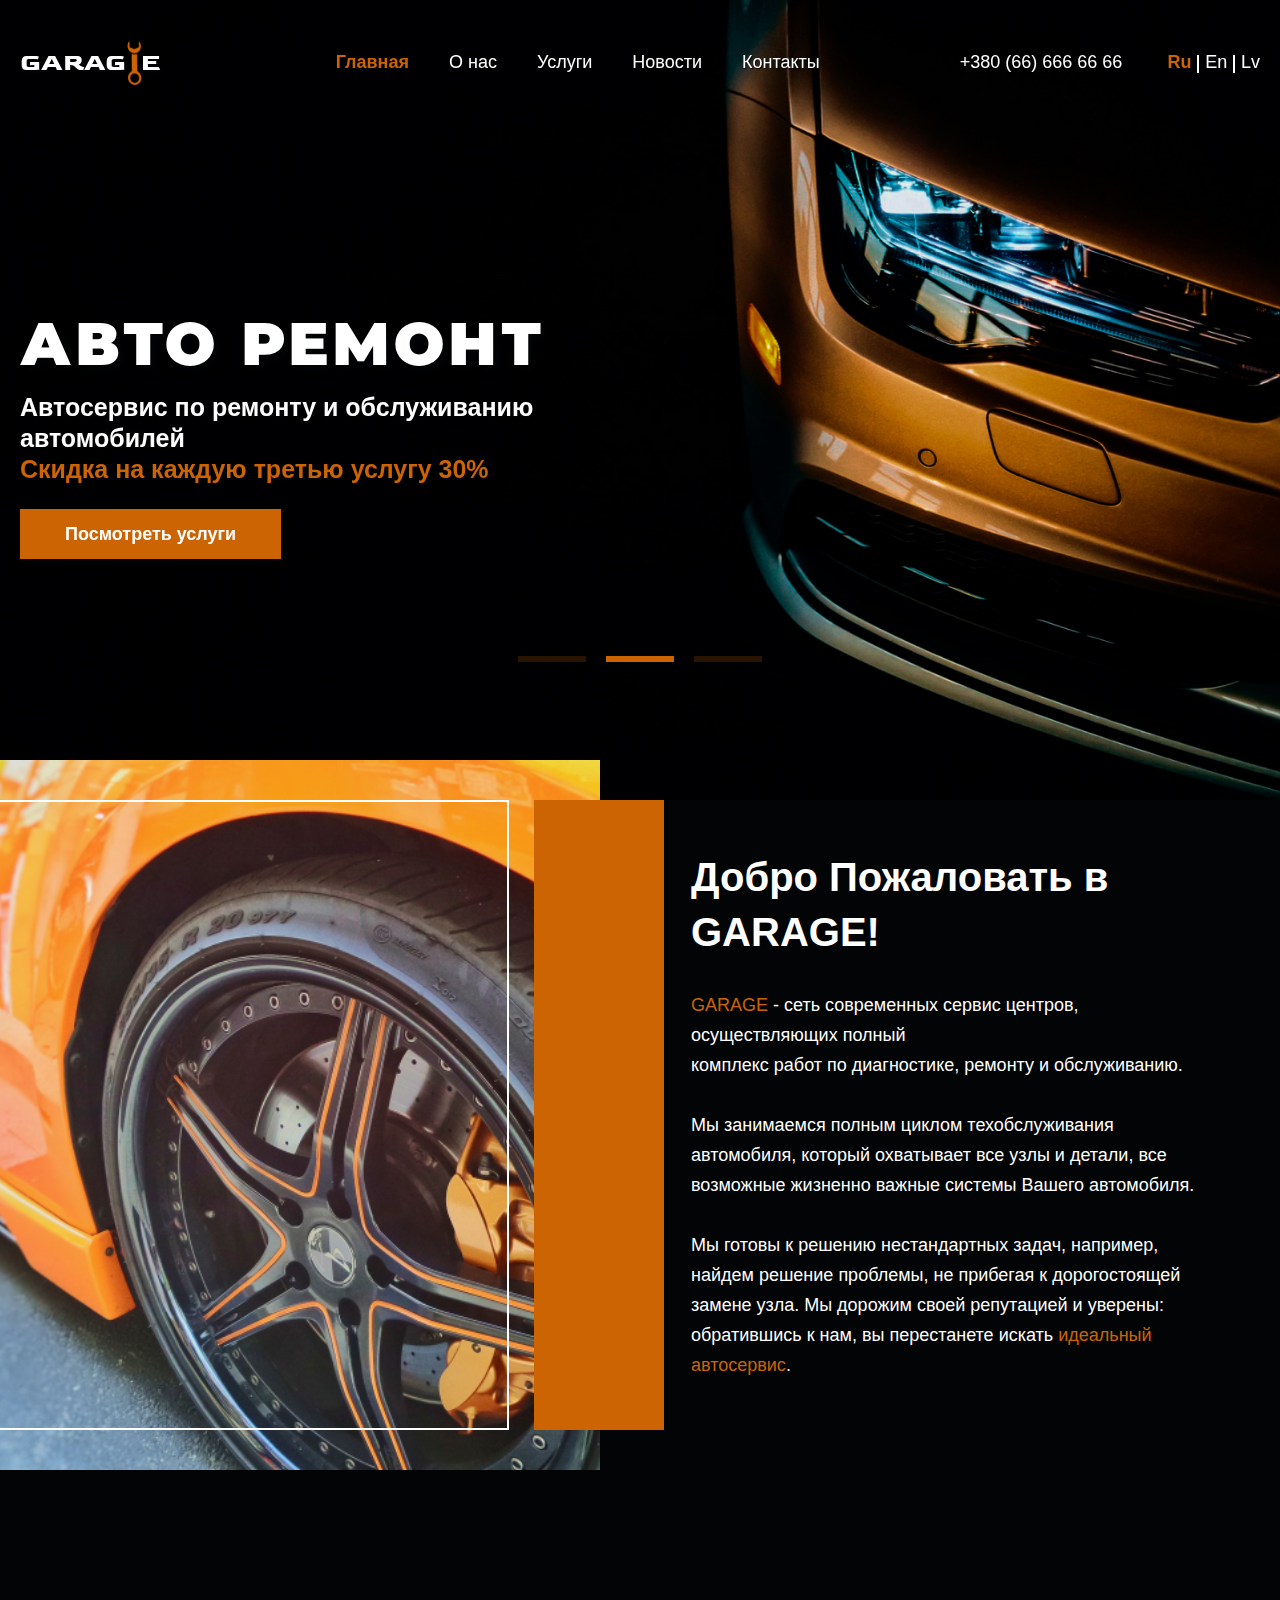
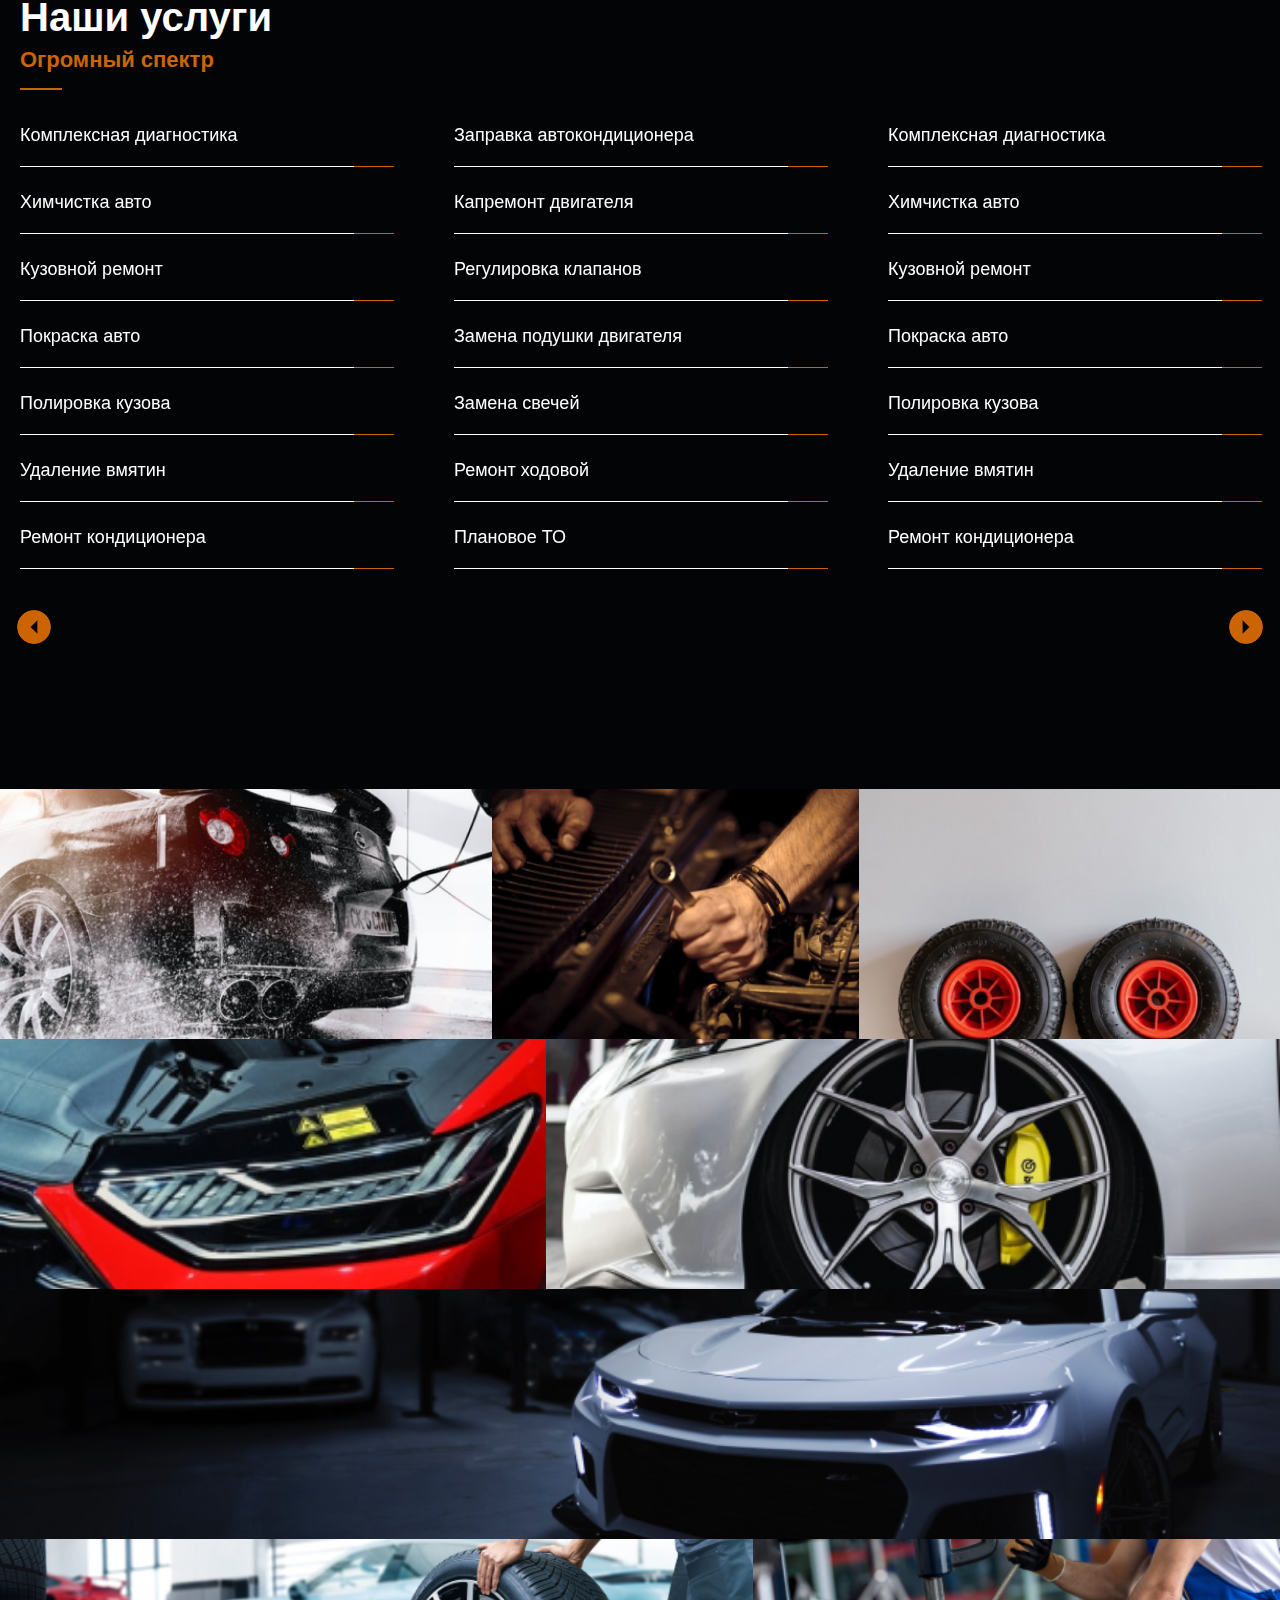
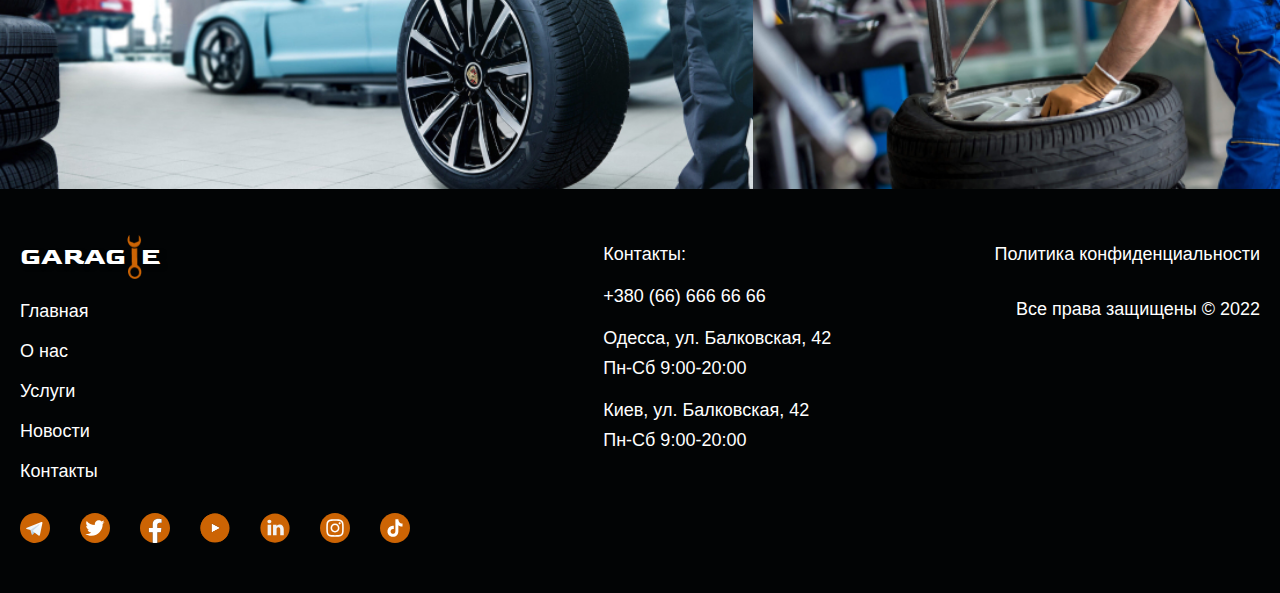
<file: index.html>
<!DOCTYPE html>
<html lang="ru">
	<head>
	<title>Garage</title>
	<meta charset="UTF-8">
	<meta name="format-detection" content="telephone=no">
	<link rel="stylesheet" href="./css/style.min.css">
	<!-- <link rel="shortcut icon" href="favicon.ico"> -->
	<!-- <meta name="robots" content="noindex, nofollow"> -->
	<!-- <meta name="viewport" content="width=device-width, initial-scale=1.0, maximum-scale=1.0, user-scalable=0"> -->
	<meta name="viewport" content="width=device-width, initial-scale=1.0">
</head>
	<body>
		<div class="wrapper">
			<header class="header">
	<div class="header-container container">
		<div class="header-content">
			<div class="header-content__ico icon">
				<h4 class="icon-text">Garag<span></span>e</h4>
				<img class="icon-img" src="./img/header/Vector.png" alt="">
			</div>
			<div class="header-content__wrapper">
				<div class="header-content__menu menu-list">
					<ul class="menu-list__items">
						<li class="menu-list__item is-active"><a class="menu-list__link js-scroll" href="./index.html">Главная</a></li>
						<li class="menu-list__item"><a class="menu-list__link js-scroll" href="#about">О нас</a></li>
						<li class="menu-list__item"><a class="menu-list__link js-scroll" href="#services">Услуги</a></li>
						<li class="menu-list__item "><a class="menu-list__link" href="./news.html">Новости</a></li>
						<li class="menu-list__item "><a class="menu-list__link" href="./contacts.html">Контакты</a></li>
					</ul>
				</div>
				<div class="header-content__other">
					<a class="header-content__number" href="tel:+380666666666">+380 (66) 666 66 66</a>
					<div class="header-content__language">
						<button class="header-content__btn is-active">Ru</button>
						<span></span>
						<button class="header-content__btn">En</button>
						<span></span>
						<button class="header-content__btn">Lv</button>
					</div>
				</div>
			</div>
			<div class="menu__icon icon-menu">
				<span></span>
				<span></span>
				<span></span>
			</div>
		</div>
	</div>
</header>

<!-- <li><a href="./index.html" class="menu__link _active">Home</a></li>
<li><a href="./works.html" class="menu__link ">Works</a></li>
<li><a href="./blog.html" class="menu__link ">Blog</a></li>
<li><a href="./article.html" class="menu__link ">Details</a></li> -->
			<main class="main">
				<section class="intro">
        <div class="intro-content">
            <div class="intro-content__list">
                <img class="intro-content__picture" src="./img/intro/intro-01.jpg" alt="">
                <img class="intro-content__picture" src="./img/intro/intro-01.jpg" alt="">
                <img class="intro-content__picture" src="./img/intro/intro-01.jpg" alt="">
            </div>
            <div class="intro-container container">
                <div class="intro-content__info">
                    <h1 class="intro-content__title main-title">Авто ремонт</h1>
                    <p class="intro-content__text">Автосервис по ремонту и обслуживанию автомобилей<br>
                        <span>Скидка на каждую третью услугу 30%</span>
                    </p>
                    <a class="intro-content__button button js-scroll" href="#services">Посмотреть услуги</a>
                </div>
            </div>
        </div>
</section>
				<section class="welcome">
    <div class="welcome-container">
        <div class="welcome-content" id="about">
            <img class="welcome-content__picture" src="./img/welcome/01.jpg" alt="">
            <div class="welcome-content__info">
                <h4 class="welcome-content__title section-title">Добро Пожаловать в GARAGE!</h4>
                <p class="welcome-content__text">
                    <span>GARAGE</span> - сеть современных сервис центров, осуществляющих полный<br>
                    комплекс работ по диагностике, ремонту и обслуживанию.
                </p>
                <p class="welcome-content__text">
                    Мы занимаемся полным циклом техобслуживания автомобиля, который охватывает
                    все узлы и детали, все возможные жизненно важные системы Вашего автомобиля.
                </p>
                <p class="welcome-content__text">
                    Мы готовы к решению нестандартных задач, например, найдем решение проблемы,
                    не прибегая к дорогостоящей замене узла. Мы дорожим своей репутацией и уверены:
                    обратившись к нам, вы перестанете искать <span>идеальный автосервис</span>.
                </p>
            </div>
        </div>
    </div>
</section>
				<section class="services">
    <div class="services-container container">
        <div class="services-content" id="services">
            <h4 class="services-content__title section-title">Наши услуги</h4>
            <h5 class="services-content__name title">Огромный спектр</h5>
            <div class="services-content__list">
                <div class="services-content__column">
                    <ul class="services-content__items">
                        <li class="services-content__item">Комплексная диагностика</li>
                        <li class="services-content__item">Химчистка авто</li>
                        <li class="services-content__item">Кузовной ремонт</li>
                        <li class="services-content__item">Покраска авто</li>
                        <li class="services-content__item">Полировка кузова</li>
                        <li class="services-content__item">Удаление вмятин</li>
                        <li class="services-content__item">Ремонт кондиционера</li>
                    </ul>
                </div>
                <div class="services-content__column">
                    <ul class="services-content__items">
                        <li class="services-content__item">Заправка автокондиционера</li>
                        <li class="services-content__item">Капремонт двигателя</li>
                        <li class="services-content__item">Регулировка клапанов</li>
                        <li class="services-content__item">Замена подушки двигателя</li>
                        <li class="services-content__item">Замена свечей</li>
                        <li class="services-content__item">Ремонт ходовой</li>
                        <li class="services-content__item">Плановое ТО</li>
                    </ul>
                </div>
                <div class="services-content__column">
                    <ul class="services-content__items">
                        <li class="services-content__item">Комплексная диагностика</li>
                        <li class="services-content__item">Химчистка авто</li>
                        <li class="services-content__item">Кузовной ремонт</li>
                        <li class="services-content__item">Покраска авто</li>
                        <li class="services-content__item">Полировка кузова</li>
                        <li class="services-content__item">Удаление вмятин</li>
                        <li class="services-content__item">Ремонт кондиционера</li>
                    </ul>
                </div>
                <div class="services-content__column">
                    <ul class="services-content__items">
                        <li class="services-content__item">Заправка автокондиционера</li>
                        <li class="services-content__item">Капремонт двигателя</li>
                        <li class="services-content__item">Регулировка клапанов</li>
                        <li class="services-content__item">Замена подушки двигателя</li>
                        <li class="services-content__item">Замена свечей</li>
                        <li class="services-content__item">Ремонт ходовой</li>
                        <li class="services-content__item">Плановое ТО</li>
                    </ul>
                </div>
                <div class="services-content__column">
                    <ul class="services-content__items">
                        <li class="services-content__item">Комплексная диагностика</li>
                        <li class="services-content__item">Химчистка авто</li>
                        <li class="services-content__item">Кузовной ремонт</li>
                        <li class="services-content__item">Покраска авто</li>
                        <li class="services-content__item">Полировка кузова</li>
                        <li class="services-content__item">Удаление вмятин</li>
                        <li class="services-content__item">Ремонт кондиционера</li>
                    </ul>
                </div>
                <div class="services-content__column">
                    <ul class="services-content__items">
                        <li class="services-content__item">Заправка автокондиционера</li>
                        <li class="services-content__item">Капремонт двигателя</li>
                        <li class="services-content__item">Регулировка клапанов</li>
                        <li class="services-content__item">Замена подушки двигателя</li>
                        <li class="services-content__item">Замена свечей</li>
                        <li class="services-content__item">Ремонт ходовой</li>
                        <li class="services-content__item">Плановое ТО</li>
                    </ul>
                </div>
                <div class="services-content__column">
                    <ul class="services-content__items">
                        <li class="services-content__item">Комплексная диагностика</li>
                        <li class="services-content__item">Химчистка авто</li>
                        <li class="services-content__item">Кузовной ремонт</li>
                        <li class="services-content__item">Покраска авто</li>
                        <li class="services-content__item">Полировка кузова</li>
                        <li class="services-content__item">Удаление вмятин</li>
                        <li class="services-content__item">Ремонт кондиционера</li>
                    </ul>
                </div>
                <div class="services-content__column">
                    <ul class="services-content__items">
                        <li class="services-content__item">Заправка автокондиционера</li>
                        <li class="services-content__item">Капремонт двигателя</li>
                        <li class="services-content__item">Регулировка клапанов</li>
                        <li class="services-content__item">Замена подушки двигателя</li>
                        <li class="services-content__item">Замена свечей</li>
                        <li class="services-content__item">Ремонт ходовой</li>
                        <li class="services-content__item">Плановое ТО</li>
                    </ul>
                </div>
            </div>
        </div>
    </div>
</section>
				<section class="album">
    <div class="album-container">
        <div class="album-content">
            <img class="album-content__picture" src="./img/album/01.jpg" alt="">
            <img class="album-content__picture" src="./img/album/02.jpg" alt="">
            <img class="album-content__picture" src="./img/album/03.jpg" alt="">
            <img class="album-content__picture" src="./img/album/04.jpg" alt="">
            <img class="album-content__picture" src="./img/album/05.jpg" alt="">
            <img class="album-content__picture" src="./img/album/06.jpg" alt="">
            <img class="album-content__picture" src="./img/album/07.jpg" alt="">
            <img class="album-content__picture" src="./img/album/08.jpg" alt="">
        </div>
    </div>
</section>
			</main>
			<footer class="footer">
	<div class="footer-container container">
		<div class="footer-content">
			<div class="footer-content__column">
				<div class="footer-content__ico icon">
					<h4 class="icon-text">Garag<span></span>e</h4>
					<img class="icon-img" src="./img/header/Vector.png" alt="">
				</div>
				<div class="footer-content__menu footer-menu">
					<ul class="footer-menu__items">
						<li class="footer-menu__item"><a href="./index.html">Главная</a></li>
						<li class="footer-menu__item"><a class="js-scroll" href="#about">О нас</a></li>
						<li class="footer-menu__item"><a class="js-scroll" href="#services">Услуги</a></li>
						<li class="footer-menu__item"><a href="./news.html">Новости</a></li>
						<li class="footer-menu__item"><a href="./contacts.html">Контакты</a></li>
					</ul>
				</div>
				<ul class="footer-content__icons">
					<li class="footer-content__icon"><a href=""><img width="30" height="30" src="./img/footer/telegram.svg" alt=""></a></li>
					<li class="footer-content__icon"><a href=""><img width="30" height="30" src="./img/footer/Twitter.svg" alt=""></a></li>
					<li class="footer-content__icon"><a href=""><img width="30" height="30" src="./img/footer/Facebook.svg" alt=""></a></li>
					<li class="footer-content__icon"><a href=""><img width="30" height="30" src="./img/footer/Youtube.svg" alt=""></a></li>
					<li class="footer-content__icon"><a href=""><img width="30" height="30" src="./img/footer/LinkedIn.svg" alt=""></a></li>
					<li class="footer-content__icon"><a href=""><img width="30" height="30" src="./img/footer/Instagram.svg" alt=""></a></li>
					<li class="footer-content__icon"><a href=""><img width="30" height="30" src="./img/footer/Tiktok.svg" alt=""></a></li>
				</ul>
			</div>
			<div class="footer-content__column">
				<h4 class="footer-content__title">Контакты:</h4>
				<a class="footer-content__element" href="tel:+380666666666">+380 (66) 666 66 66</a>
				<p class="footer-content__element">
					Одесса, ул. Балковская, 42<br>
					<span>Пн-Сб 9:00-20:00</span>
				</p>
				<p class="footer-content__element">
					Киев, ул. Балковская, 42<br>
					<span>Пн-Сб 9:00-20:00</span>
				</p>
			</div>
			<div class="footer-content__column policy">
				<p class="footer-content__pocicy">Политика конфиденциальности</p>
				<p class="footer-content__pocicy">Все права защищены © 2022</p>
			</div>
		</div>
	</div>
</footer>
		</div>
		<script src="./files/jQuery.min.js"></script>
<script src="./files/slick.min.js"></script>
<script src="./js/app.min.js"></script>
	</body>
</html>
</file>
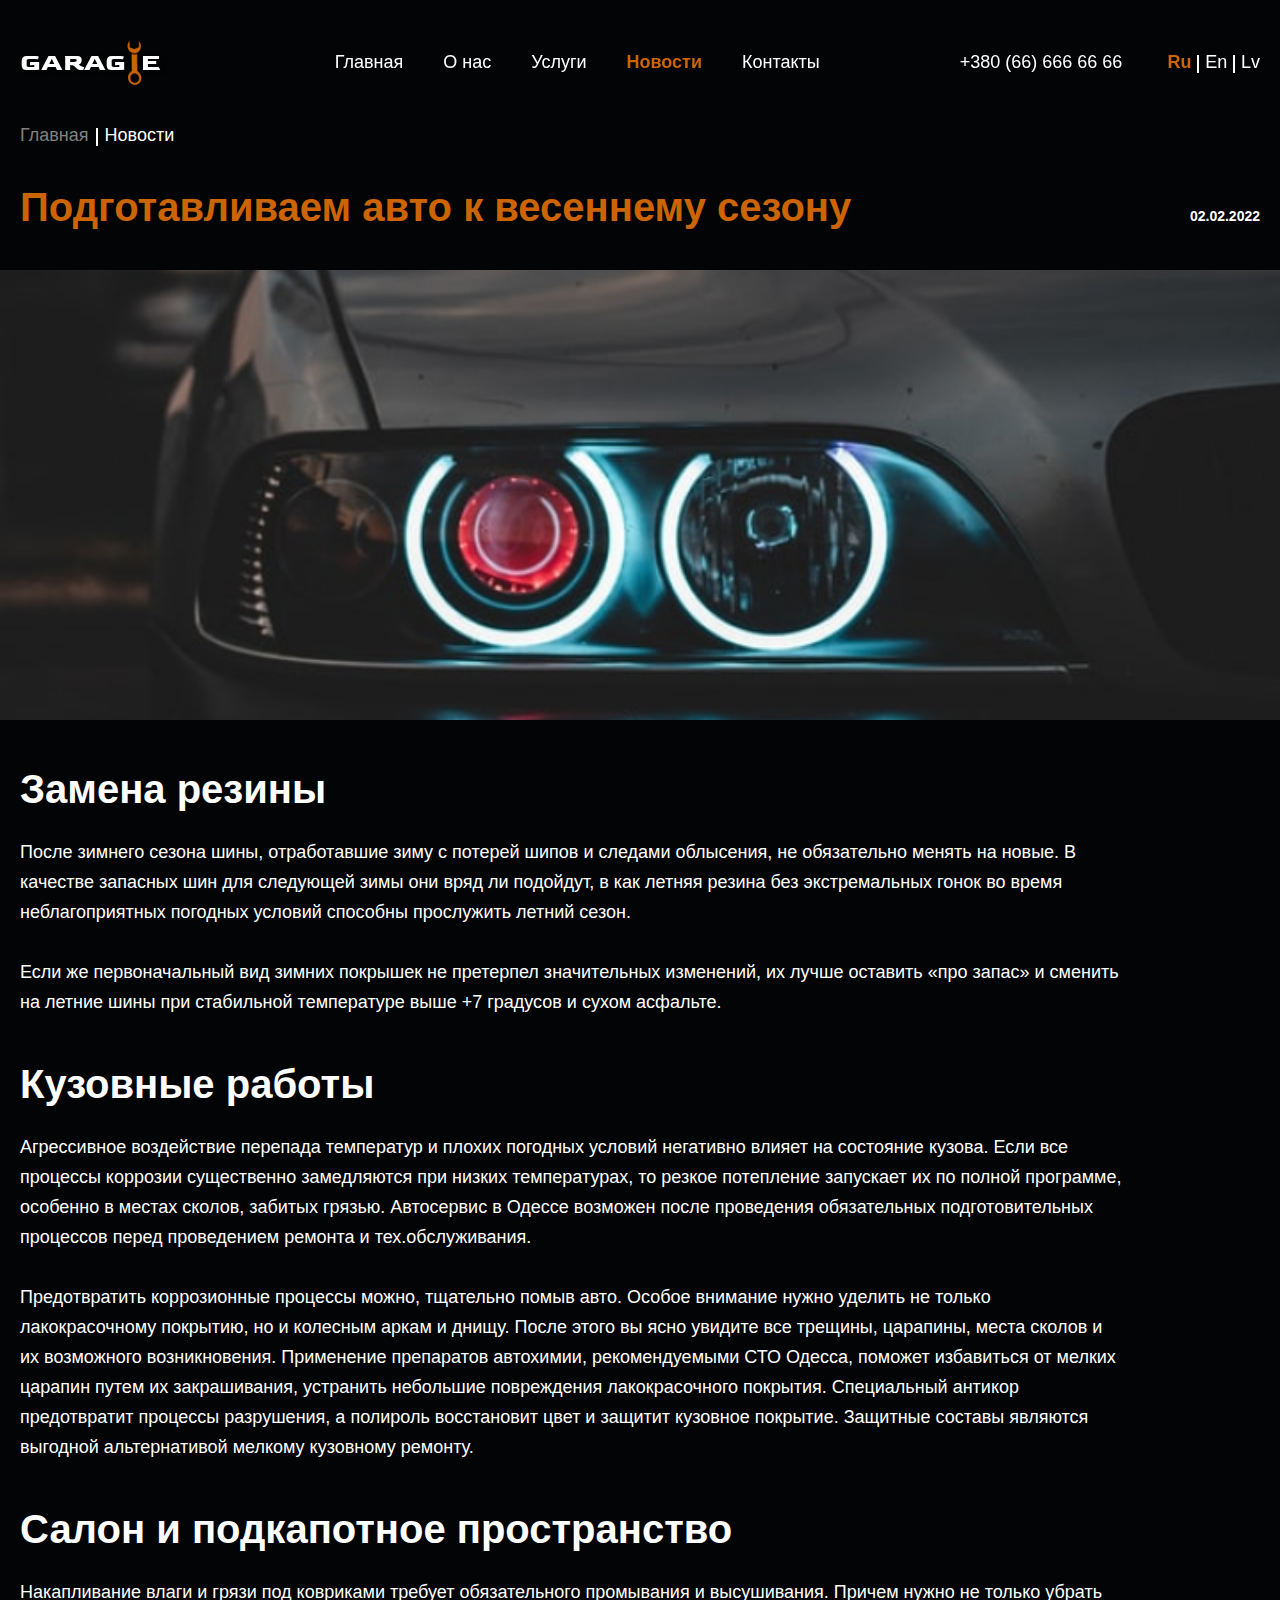
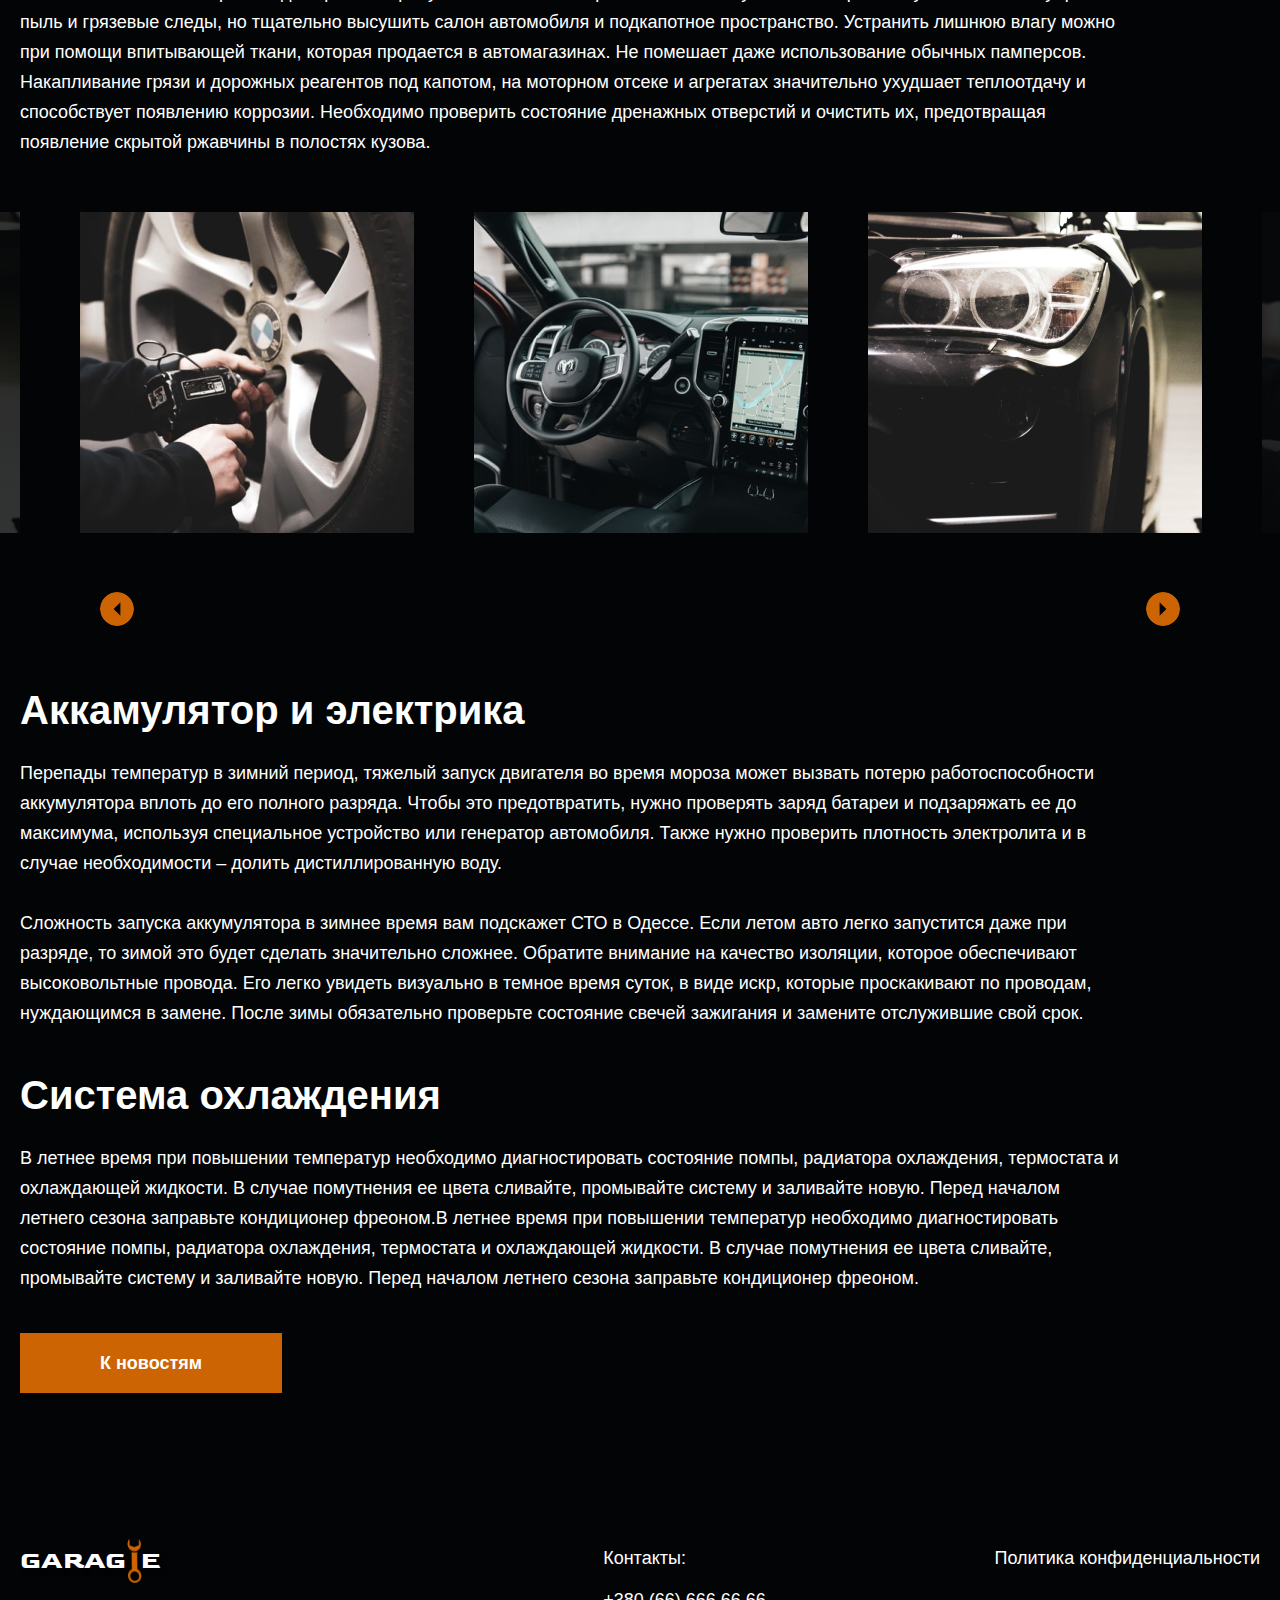
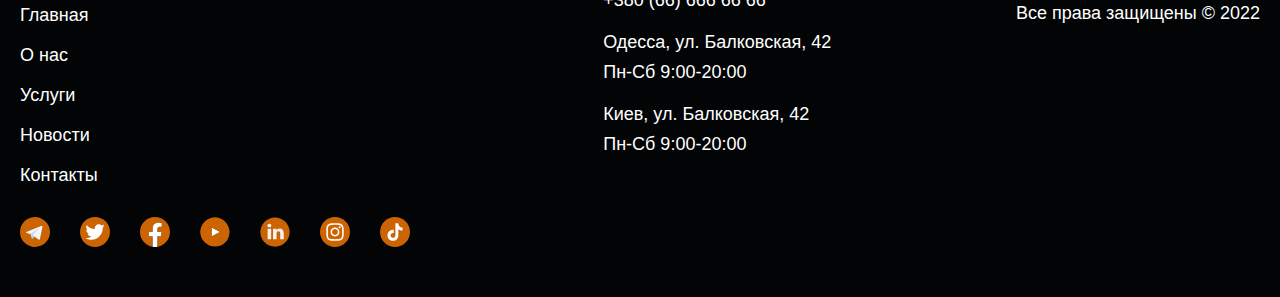
<file: article.html>
<!DOCTYPE html>
<html lang="ru">
<head>
	<title>Garage</title>
	<meta charset="UTF-8">
	<meta name="format-detection" content="telephone=no">
	<link rel="stylesheet" href="./css/style.min.css">
	<!-- <link rel="shortcut icon" href="favicon.ico"> -->
	<!-- <meta name="robots" content="noindex, nofollow"> -->
	<!-- <meta name="viewport" content="width=device-width, initial-scale=1.0, maximum-scale=1.0, user-scalable=0"> -->
	<meta name="viewport" content="width=device-width, initial-scale=1.0">
</head>

<body>
	<div class="wrapper">
		<header class="header">
	<div class="header-container container">
		<div class="header-content">
			<div class="header-content__ico icon">
				<h4 class="icon-text">Garag<span></span>e</h4>
				<img class="icon-img" src="./img/header/Vector.png" alt="">
			</div>
			<div class="header-content__wrapper">
				<div class="header-content__menu menu-list">
					<ul class="menu-list__items">
						<li class="menu-list__item "><a class="menu-list__link js-scroll" href="./index.html">Главная</a></li>
						<li class="menu-list__item"><a class="menu-list__link js-scroll" href="./index.html#about">О нас</a></li>
						<li class="menu-list__item"><a class="menu-list__link js-scroll" href="./index.html#services">Услуги</a></li>
						<li class="menu-list__item is-active"><a class="menu-list__link" href="./news.html">Новости</a></li>
						<li class="menu-list__item "><a class="menu-list__link" href="./contacts.html">Контакты</a></li>
					</ul>
				</div>
				<div class="header-content__other">
					<a class="header-content__number" href="tel:+380666666666">+380 (66) 666 66 66</a>
					<div class="header-content__language">
						<button class="header-content__btn is-active">Ru</button>
						<span></span>
						<button class="header-content__btn">En</button>
						<span></span>
						<button class="header-content__btn">Lv</button>
					</div>
				</div>
			</div>
			<div class="menu__icon icon-menu">
				<span></span>
				<span></span>
				<span></span>
			</div>
		</div>
	</div>
</header>

<!-- <li><a href="./index.html" class="menu__link ">Home</a></li>
<li><a href="./works.html" class="menu__link ">Works</a></li>
<li><a href="./blog.html" class="menu__link ">Blog</a></li>
<li><a href="./article.html" class="menu__link _active">Details</a></li> -->
		<main class="main">
			<section class="news-page">
				<div class="news-page__container container">
					<div class="news-card__content">
						<div class="news-head">
							<div class="news-head__name">
								<p>Главная</p>
								<span></span>
								<p>Новости</p>
							</div>
							<div class="news-head__info">
								<h4 class="news-head__title section-title">Подготавливаем авто к весеннему сезону</h4>
								<span class="news-head__data">02.02.2022</span>
							</div>
						</div>
					</div>
				</div>
				<div class="news-card__pic">
				<img src="./img/news/01.jpg" alt="">
				</div>
				<div class="container">
					<div class="news-paragraph">
						<h4 class="news-paragraph__title section-title">Замена резины</h4>
						<p class="news-paragraph__text">После зимнего сезона шины, отработавшие зиму с потерей шипов и
							следами облысения, не обязательно менять на новые. В качестве запасных шин для следующей зимы
							они вряд ли подойдут, в как летняя резина без экстремальных гонок во время неблагоприятных
							погодных условий способны прослужить летний сезон.</p>
						<p class="news-paragraph__text">Если же первоначальный вид зимних покрышек не претерпел значительных
							изменений, их лучше оставить «про запас» и сменить на летние шины при стабильной температуре
							выше +7 градусов и сухом асфальте.</p>
					</div>
					<div class="news-paragraph">
						<h4 class="news-paragraph__title section-title">Кузовные работы</h4>
						<p class="news-paragraph__text">Агрессивное воздействие перепада температур и плохих погодных
							условий негативно влияет на состояние кузова. Если все процессы коррозии существенно замедляются
							при низких температурах, то резкое потепление запускает их по полной программе, особенно в
							местах сколов, забитых грязью. Автосервис в Одессе возможен после проведения обязательных
							подготовительных процессов перед проведением ремонта и тех.обслуживания.</p>
						<p class="news-paragraph__text">Предотвратить коррозионные процессы можно, тщательно помыв авто.
							Особое внимание нужно уделить не только лакокрасочному покрытию, но и колесным аркам и днищу.
							После этого вы ясно увидите все трещины, царапины, места сколов и их возможного возникновения.
							Применение препаратов автохимии, рекомендуемыми СТО Одесса, поможет избавиться от мелких царапин
							путем их закрашивания, устранить небольшие повреждения лакокрасочного покрытия. Специальный
							антикор предотвратит процессы разрушения, а полироль восстановит цвет и защитит кузовное
							покрытие. Защитные составы являются выгодной альтернативой мелкому кузовному ремонту.</p>
					</div>
					<div class="news-paragraph">
						<h4 class="news-paragraph__title section-title">Салон и подкапотное пространство</h4>
						<p class="news-paragraph__text">Накапливание влаги и грязи под ковриками требует обязательного
							промывания и высушивания. Причем нужно не только убрать пыль и грязевые следы, но тщательно
							высушить салон автомобиля и подкапотное пространство. Устранить лишнюю влагу можно при помощи
							впитывающей ткани, которая продается в автомагазинах. Не помешает даже использование обычных
							памперсов.<br>
							Накапливание грязи и дорожных реагентов под капотом, на моторном
							отсеке и агрегатах значительно ухудшает теплоотдачу и способствует появлению коррозии.
							Необходимо проверить состояние дренажных отверстий и очистить их, предотвращая появление скрытой
							ржавчины в полостях кузова.
						</p>
					</div>
				</div>
				<div class="news-carusel">
					<div class="news-carusel__wrapper">
						<div class="news-carusel__list">
							<div class="news-carusel__item">
								<img src="./img/article/01.jpg" alt="">
							</div>
							<div class="news-carusel__item">
								<img src="./img/article/02.jpg" alt="">
							</div>
							<div class="news-carusel__item">
								<img src="./img/article/03.jpg" alt="">
							</div>
							<div class="news-carusel__item">
								<img src="./img/article/01.jpg" alt="">
							</div>
							<div class="news-carusel__item">
								<img src="./img/article/02.jpg" alt="">
							</div>
							<div class="news-carusel__item">
								<img src="./img/article/03.jpg" alt="">
							</div>
							<div class="news-carusel__item">
								<img src="./img/article/01.jpg" alt="">
							</div>
							<div class="news-carusel__item">
								<img src="./img/article/02.jpg" alt="">
							</div>
							<div class="news-carusel__item">
								<img src="./img/article/03.jpg" alt="">
							</div>
							<div class="news-carusel__item">
								<img src="./img/article/01.jpg" alt="">
							</div>
							<div class="news-carusel__item">
								<img src="./img/article/02.jpg" alt="">
							</div>
							<div class="news-carusel__item">
								<img src="./img/article/03.jpg" alt="">
							</div>
							<div class="news-carusel__item">
								<img src="./img/article/01.jpg" alt="">
							</div>
							<div class="news-carusel__item">
								<img src="./img/article/02.jpg" alt="">
							</div>
							<div class="news-carusel__item">
								<img src="./img/article/03.jpg" alt="">
							</div>
							<div class="news-carusel__item">
								<img src="./img/article/01.jpg" alt="">
							</div>
							<div class="news-carusel__item">
								<img src="./img/article/02.jpg" alt="">
							</div>
							<div class="news-carusel__item">
								<img src="./img/article/03.jpg" alt="">
							</div>
						</div>
					</div>
				</div>
				<div class="container">
					<div class="news-paragraph">
						<h4 class="news-paragraph__title section-title">Аккамулятор и электрика</h4>
						<p class="news-paragraph__text">Перепады температур в зимний период, тяжелый запуск двигателя во
							время мороза может вызвать потерю работоспособности аккумулятора вплоть до его полного разряда.
							Чтобы это предотвратить, нужно проверять заряд батареи и подзаряжать ее до максимума, используя
							специальное устройство или генератор автомобиля. Также нужно проверить плотность электролита и в
							случае необходимости – долить дистиллированную воду.</p>
						<p class="news-paragraph__text">Сложность запуска аккумулятора в зимнее время вам подскажет СТО в
							Одессе. Если летом авто легко запустится даже при разряде, то зимой это будет сделать
							значительно сложнее. Обратите внимание на качество изоляции, которое обеспечивают высоковольтные
							провода. Его легко увидеть визуально в темное время суток, в виде искр, которые проскакивают по
							проводам, нуждающимся в замене. После зимы обязательно проверьте состояние свечей зажигания и
							замените отслужившие свой срок.</p>
					</div>
					<div class="news-paragraph">
						<h4 class="news-paragraph__title section-title">Система охлаждения</h4>
						<p class="news-paragraph__text">В летнее время при повышении температур необходимо диагностировать
							состояние помпы, радиатора охлаждения, термостата и охлаждающей жидкости. В случае помутнения ее
							цвета сливайте, промывайте систему и заливайте новую. Перед началом летнего сезона заправьте
							кондиционер фреоном.В летнее время при повышении температур необходимо диагностировать состояние
							помпы, радиатора охлаждения, термостата и охлаждающей жидкости. В случае помутнения ее цвета
							сливайте, промывайте систему и заливайте новую. Перед началом летнего сезона заправьте
							кондиционер фреоном.</p>
					</div>
					<a href="./news.html"><button class="news-page__button button">К новостям</button></a>
				</div>
			</section>
		</main>
		<footer class="footer">
	<div class="footer-container container">
		<div class="footer-content">
			<div class="footer-content__column">
				<div class="footer-content__ico icon">
					<h4 class="icon-text">Garag<span></span>e</h4>
					<img class="icon-img" src="./img/header/Vector.png" alt="">
				</div>
				<div class="footer-content__menu footer-menu">
					<ul class="footer-menu__items">
						<li class="footer-menu__item"><a href="./index.html">Главная</a></li>
						<li class="footer-menu__item"><a class="js-scroll" href="./index.html#about">О нас</a></li>
						<li class="footer-menu__item"><a class="js-scroll" href="./index.html#services">Услуги</a></li>
						<li class="footer-menu__item"><a href="./news.html">Новости</a></li>
						<li class="footer-menu__item"><a href="./contacts.html">Контакты</a></li>
					</ul>
				</div>
				<ul class="footer-content__icons">
					<li class="footer-content__icon"><a href=""><img width="30" height="30" src="./img/footer/telegram.svg" alt=""></a></li>
					<li class="footer-content__icon"><a href=""><img width="30" height="30" src="./img/footer/Twitter.svg" alt=""></a></li>
					<li class="footer-content__icon"><a href=""><img width="30" height="30" src="./img/footer/Facebook.svg" alt=""></a></li>
					<li class="footer-content__icon"><a href=""><img width="30" height="30" src="./img/footer/Youtube.svg" alt=""></a></li>
					<li class="footer-content__icon"><a href=""><img width="30" height="30" src="./img/footer/LinkedIn.svg" alt=""></a></li>
					<li class="footer-content__icon"><a href=""><img width="30" height="30" src="./img/footer/Instagram.svg" alt=""></a></li>
					<li class="footer-content__icon"><a href=""><img width="30" height="30" src="./img/footer/Tiktok.svg" alt=""></a></li>
				</ul>
			</div>
			<div class="footer-content__column">
				<h4 class="footer-content__title">Контакты:</h4>
				<a class="footer-content__element" href="tel:+380666666666">+380 (66) 666 66 66</a>
				<p class="footer-content__element">
					Одесса, ул. Балковская, 42<br>
					<span>Пн-Сб 9:00-20:00</span>
				</p>
				<p class="footer-content__element">
					Киев, ул. Балковская, 42<br>
					<span>Пн-Сб 9:00-20:00</span>
				</p>
			</div>
			<div class="footer-content__column policy">
				<p class="footer-content__pocicy">Политика конфиденциальности</p>
				<p class="footer-content__pocicy">Все права защищены © 2022</p>
			</div>
		</div>
	</div>
</footer>
	</div>
	<script src="./files/jQuery.min.js"></script>
<script src="./files/slick.min.js"></script>
<script src="./js/app.min.js"></script>
</body>

</html>
</file>
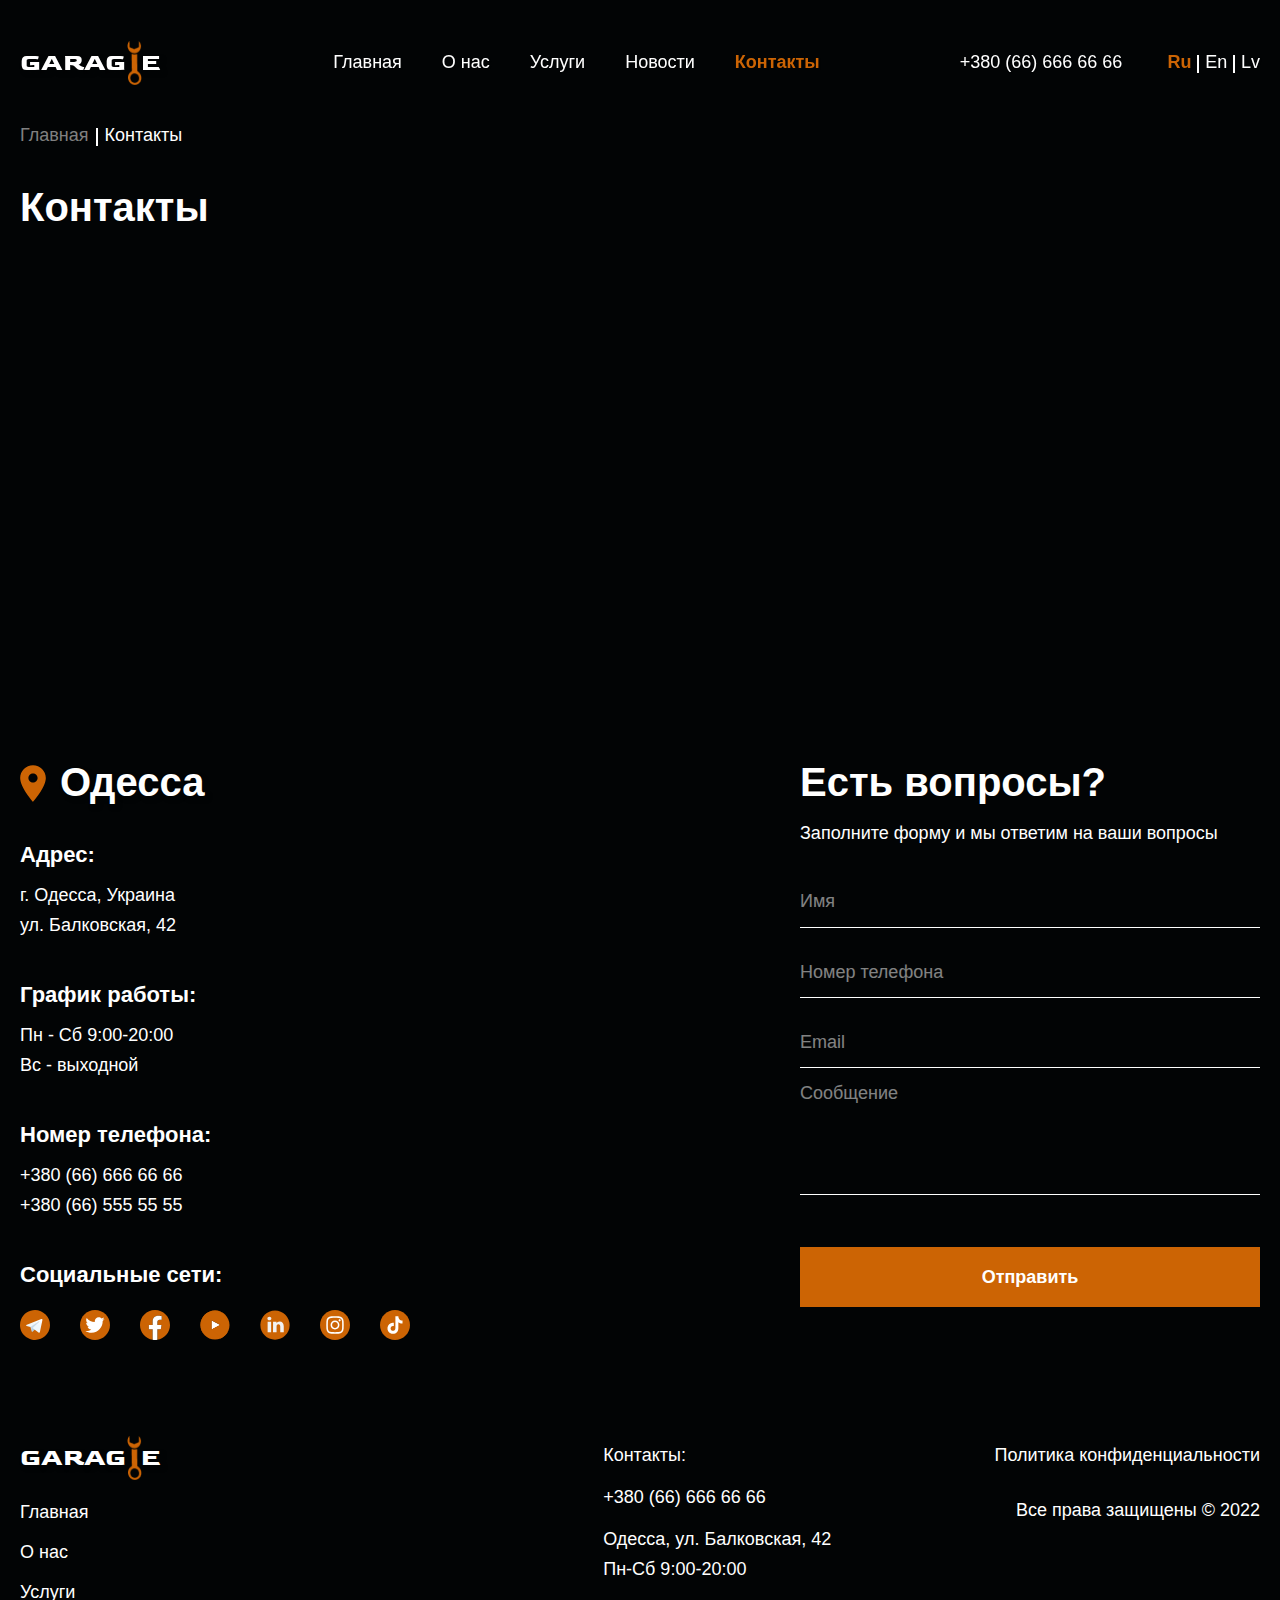
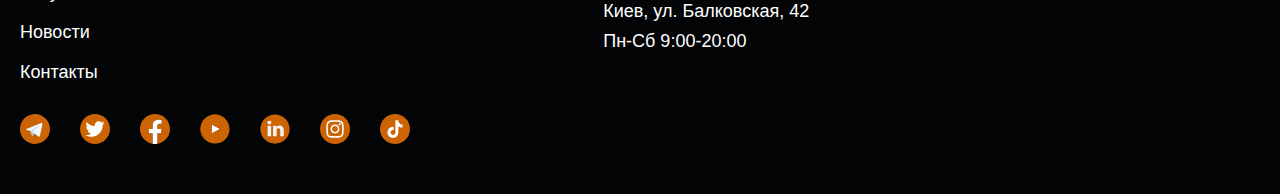
<file: contacts.html>
<!DOCTYPE html>
<html lang="ru">
<head>
	<title>Garage</title>
	<meta charset="UTF-8">
	<meta name="format-detection" content="telephone=no">
	<link rel="stylesheet" href="./css/style.min.css">
	<!-- <link rel="shortcut icon" href="favicon.ico"> -->
	<!-- <meta name="robots" content="noindex, nofollow"> -->
	<!-- <meta name="viewport" content="width=device-width, initial-scale=1.0, maximum-scale=1.0, user-scalable=0"> -->
	<meta name="viewport" content="width=device-width, initial-scale=1.0">
</head>

<body>
	<div class="wrapper">
		<header class="header">
	<div class="header-container container">
		<div class="header-content">
			<div class="header-content__ico icon">
				<h4 class="icon-text">Garag<span></span>e</h4>
				<img class="icon-img" src="./img/header/Vector.png" alt="">
			</div>
			<div class="header-content__wrapper">
				<div class="header-content__menu menu-list">
					<ul class="menu-list__items">
						<li class="menu-list__item "><a class="menu-list__link js-scroll" href="./index.html">Главная</a></li>
						<li class="menu-list__item"><a class="menu-list__link js-scroll" href="./index.html#about">О нас</a></li>
						<li class="menu-list__item"><a class="menu-list__link js-scroll" href="./index.html#services">Услуги</a></li>
						<li class="menu-list__item "><a class="menu-list__link" href="./news.html">Новости</a></li>
						<li class="menu-list__item is-active"><a class="menu-list__link" href="./contacts.html">Контакты</a></li>
					</ul>
				</div>
				<div class="header-content__other">
					<a class="header-content__number" href="tel:+380666666666">+380 (66) 666 66 66</a>
					<div class="header-content__language">
						<button class="header-content__btn is-active">Ru</button>
						<span></span>
						<button class="header-content__btn">En</button>
						<span></span>
						<button class="header-content__btn">Lv</button>
					</div>
				</div>
			</div>
			<div class="menu__icon icon-menu">
				<span></span>
				<span></span>
				<span></span>
			</div>
		</div>
	</div>
</header>

<!-- <li><a href="./index.html" class="menu__link ">Home</a></li>
<li><a href="./works.html" class="menu__link ">Works</a></li>
<li><a href="./blog.html" class="menu__link ">Blog</a></li>
<li><a href="./article.html" class="menu__link ">Details</a></li> -->
		<main class="main">
			<section class="contacts">
				<div class="contacts-container container">
					<div class="contacts-content">
						<div class="contacts-head">
							<div class="contacts-head__name">
								<p>Главная</p>
								<span></span>
								<p>Контакты</p>
							</div>
							<div class="contacts-head__info">
								<h4 class="contacts-head__title section-title">Контакты</h4>
							</div>
						</div>
					</div>
				</div>
                <div class="contacts-maps">
                    <iframe src="https://www.google.com/maps/embed?pb=!1m18!1m12!1m3!1d2747.0938996692817!2d30.703576615568934!3d46.48645307267108!2m3!1f0!2f0!3f0!3m2!1i1024!2i768!4f13.1!3m3!1m2!1s0x40c631ef880a7b71%3A0xd3bab2f9615f89fa!2z0YPQuy4g0JHQsNC70LrQvtCy0YHQutCw0Y8sIDQyLCDQntC00LXRgdGB0LAsINCe0LTQtdGB0YHQutCw0Y8g0L7QsdC70LDRgdGC0YwsIDY1MDAw!5e0!3m2!1sru!2sua!4v1649540337761!5m2!1sru!2sua" style="border:0;" allowfullscreen="" loading="lazy" referrerpolicy="no-referrer-when-downgrade"></iframe>
                </div>
                <div class="contacts-container container">
                    <div class="contacts-location">
                        <h4 class="contacts-location__title icon section-title">Одесса</h4>
                        <div class="contacts-location__info">
                            <h5 class="contacts-location__name title">Адрес:</h5>
                            <p class="contacts-location__text">г. Одесса, Украина ул. Балковская, 42</p>
                        </div>
                        <div class="contacts-location__info">
                            <h5 class="contacts-location__name title">График работы:</h5>
                            <p class="contacts-location__text">Пн - Сб 9:00-20:00 Вс - выходной</p>
                        </div>
                        <div class="contacts-location__info">
                            <h5 class="contacts-location__name title">Номер телефона:</h5>
                            <p class="contacts-location__text">+380 (66) 666 66 66 +380 (66) 555 55 55</p>
                        </div>
                        <div class="contacts-location__info">
                            <h5 class="contacts-location__name title">Социальные сети:</h5>
                            <ul class="contacts-location__icons">
                                <li class="contacts-location__icon"><a href=""><img width="30" height="30" src="./img/footer/telegram.svg" alt=""></a></li>
                                <li class="contacts-location__icon"><a href=""><img width="30" height="30" src="./img/footer/Twitter.svg" alt=""></a></li>
                                <li class="contacts-location__icon"><a href=""><img width="30" height="30" src="./img/footer/Facebook.svg" alt=""></a></li>
                                <li class="contacts-location__icon"><a href=""><img width="30" height="30" src="./img/footer/Youtube.svg" alt=""></a></li>
                                <li class="contacts-location__icon"><a href=""><img width="30" height="30" src="./img/footer/LinkedIn.svg" alt=""></a></li>
                                <li class="contacts-location__icon"><a href=""><img width="30" height="30" src="./img/footer/Instagram.svg" alt=""></a></li>
                                <li class="contacts-location__icon"><a href=""><img width="30" height="30" src="./img/footer/Tiktok.svg" alt=""></a></li>
                            </ul>
                        </div>
                    </div>
                    <div class="contacts-form">
                        <h2 class="contacts-form__title section-title">Есть вопросы?</h2>
                        <p class="contacts-form__text">Заполните форму и мы ответим на ваши вопросы</p>
                        <form class="contacts-form__form" action="#">
                            <input class="contacts-form__input" placeholder="Имя" type="text" name="Имя">
                            <input class="contacts-form__input" placeholder="Номер телефона" type="tel" name="Номер телефона">
                            <input class="contacts-form__input" placeholder="Email" type="email" name="Email">
                            <textarea class="contacts-form__input is-textarea" placeholder="Сообщение" name="Сообщение" id=""></textarea>
                            <button class="contacts-form__button button">Отправить</button>
                        </form>
                    </div>
                </div>
			</section>
		</main>
		<footer class="footer">
	<div class="footer-container container">
		<div class="footer-content">
			<div class="footer-content__column">
				<div class="footer-content__ico icon">
					<h4 class="icon-text">Garag<span></span>e</h4>
					<img class="icon-img" src="./img/header/Vector.png" alt="">
				</div>
				<div class="footer-content__menu footer-menu">
					<ul class="footer-menu__items">
						<li class="footer-menu__item"><a href="./index.html">Главная</a></li>
						<li class="footer-menu__item"><a class="js-scroll" href="./index.html#about">О нас</a></li>
						<li class="footer-menu__item"><a class="js-scroll" href="./index.html#services">Услуги</a></li>
						<li class="footer-menu__item"><a href="./news.html">Новости</a></li>
						<li class="footer-menu__item"><a href="./contacts.html">Контакты</a></li>
					</ul>
				</div>
				<ul class="footer-content__icons">
					<li class="footer-content__icon"><a href=""><img width="30" height="30" src="./img/footer/telegram.svg" alt=""></a></li>
					<li class="footer-content__icon"><a href=""><img width="30" height="30" src="./img/footer/Twitter.svg" alt=""></a></li>
					<li class="footer-content__icon"><a href=""><img width="30" height="30" src="./img/footer/Facebook.svg" alt=""></a></li>
					<li class="footer-content__icon"><a href=""><img width="30" height="30" src="./img/footer/Youtube.svg" alt=""></a></li>
					<li class="footer-content__icon"><a href=""><img width="30" height="30" src="./img/footer/LinkedIn.svg" alt=""></a></li>
					<li class="footer-content__icon"><a href=""><img width="30" height="30" src="./img/footer/Instagram.svg" alt=""></a></li>
					<li class="footer-content__icon"><a href=""><img width="30" height="30" src="./img/footer/Tiktok.svg" alt=""></a></li>
				</ul>
			</div>
			<div class="footer-content__column">
				<h4 class="footer-content__title">Контакты:</h4>
				<a class="footer-content__element" href="tel:+380666666666">+380 (66) 666 66 66</a>
				<p class="footer-content__element">
					Одесса, ул. Балковская, 42<br>
					<span>Пн-Сб 9:00-20:00</span>
				</p>
				<p class="footer-content__element">
					Киев, ул. Балковская, 42<br>
					<span>Пн-Сб 9:00-20:00</span>
				</p>
			</div>
			<div class="footer-content__column policy">
				<p class="footer-content__pocicy">Политика конфиденциальности</p>
				<p class="footer-content__pocicy">Все права защищены © 2022</p>
			</div>
		</div>
	</div>
</footer>
	</div>
	<script src="./files/jQuery.min.js"></script>
<script src="./files/slick.min.js"></script>
<script src="./js/app.min.js"></script>
</body>

</html>
</file>
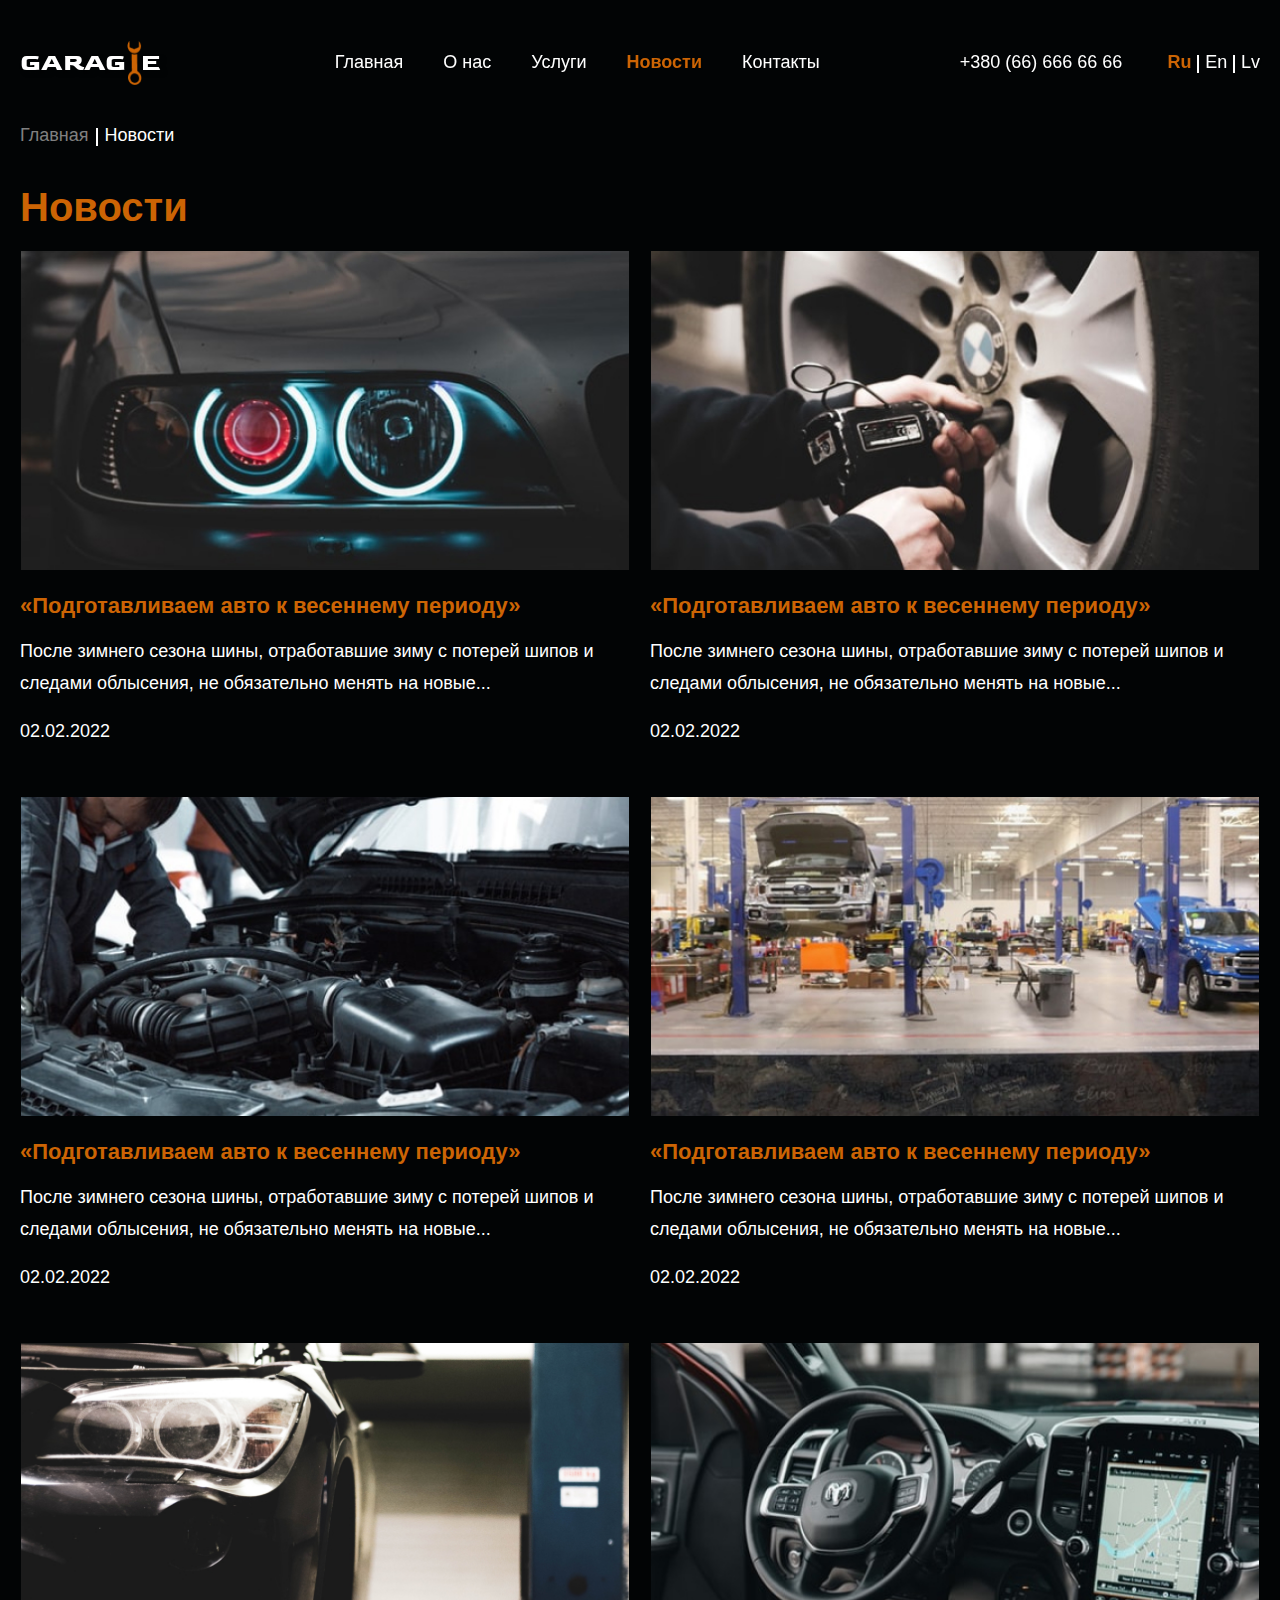
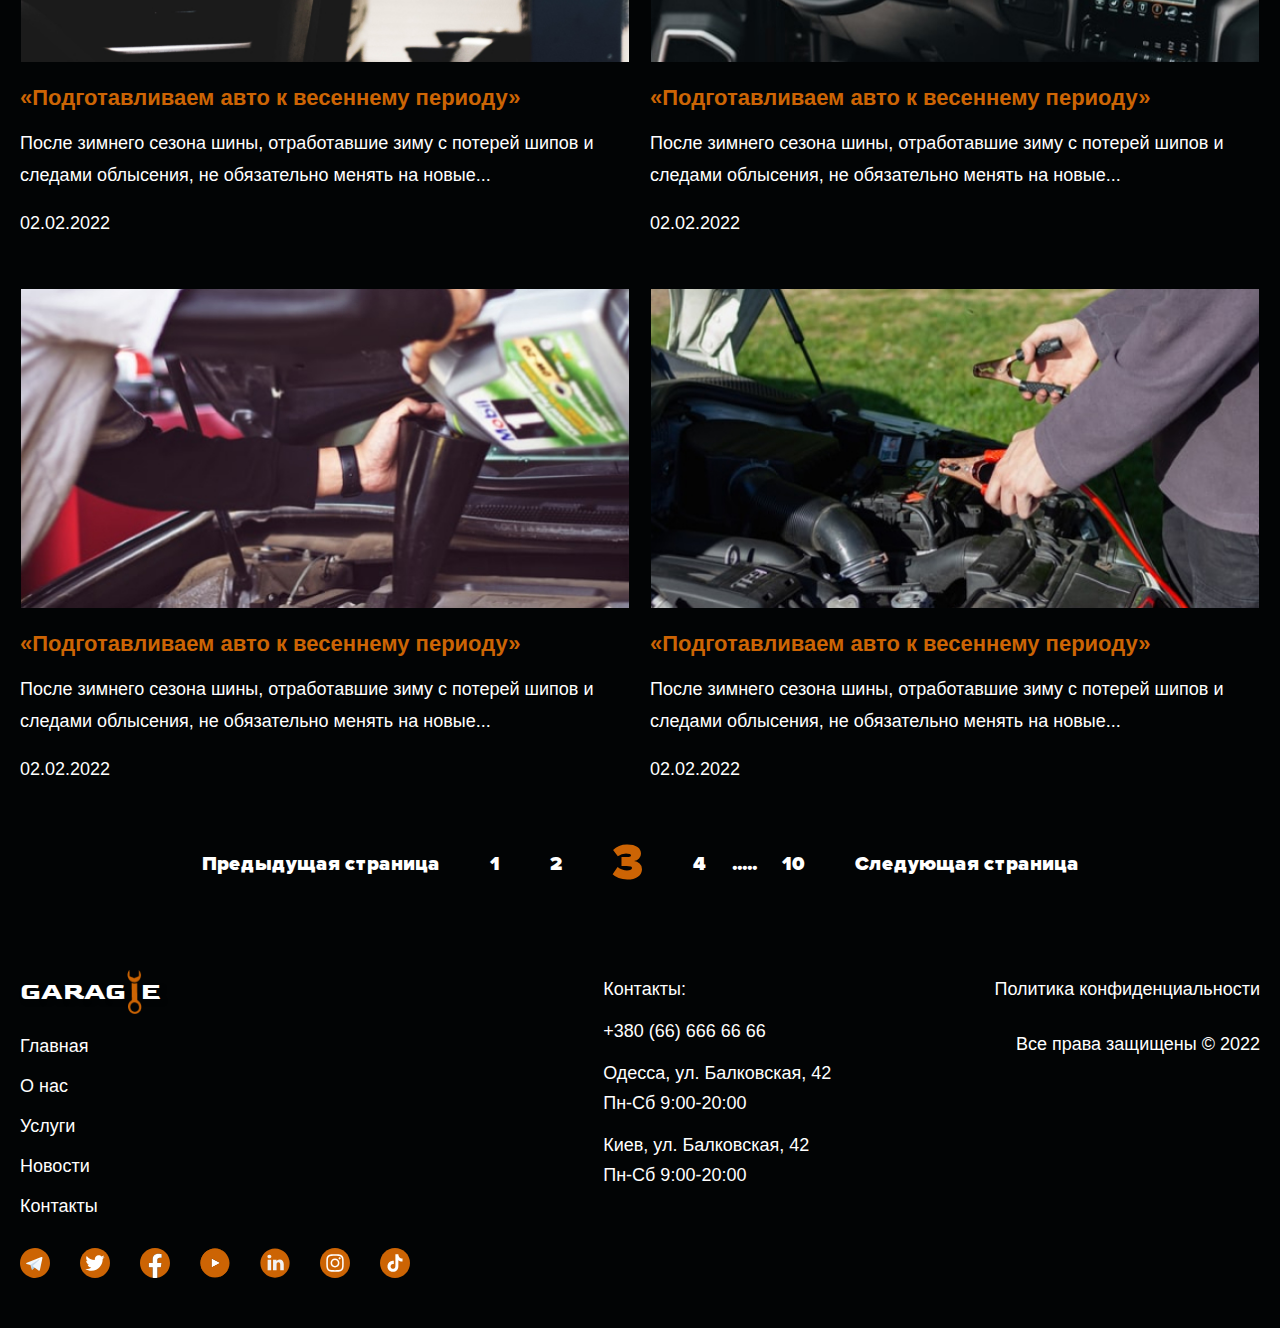
<file: news.html>
<!DOCTYPE html>
<html lang="ru">
	<head>
	<title>Garage</title>
	<meta charset="UTF-8">
	<meta name="format-detection" content="telephone=no">
	<link rel="stylesheet" href="./css/style.min.css">
	<!-- <link rel="shortcut icon" href="favicon.ico"> -->
	<!-- <meta name="robots" content="noindex, nofollow"> -->
	<!-- <meta name="viewport" content="width=device-width, initial-scale=1.0, maximum-scale=1.0, user-scalable=0"> -->
	<meta name="viewport" content="width=device-width, initial-scale=1.0">
</head>
	<body>
		<div class="wrapper">
			<header class="header">
	<div class="header-container container">
		<div class="header-content">
			<div class="header-content__ico icon">
				<h4 class="icon-text">Garag<span></span>e</h4>
				<img class="icon-img" src="./img/header/Vector.png" alt="">
			</div>
			<div class="header-content__wrapper">
				<div class="header-content__menu menu-list">
					<ul class="menu-list__items">
						<li class="menu-list__item "><a class="menu-list__link js-scroll" href="./index.html">Главная</a></li>
						<li class="menu-list__item"><a class="menu-list__link js-scroll" href="./index.html#about">О нас</a></li>
						<li class="menu-list__item"><a class="menu-list__link js-scroll" href="./index.html#services">Услуги</a></li>
						<li class="menu-list__item is-active"><a class="menu-list__link" href="./news.html">Новости</a></li>
						<li class="menu-list__item "><a class="menu-list__link" href="./contacts.html">Контакты</a></li>
					</ul>
				</div>
				<div class="header-content__other">
					<a class="header-content__number" href="tel:+380666666666">+380 (66) 666 66 66</a>
					<div class="header-content__language">
						<button class="header-content__btn is-active">Ru</button>
						<span></span>
						<button class="header-content__btn">En</button>
						<span></span>
						<button class="header-content__btn">Lv</button>
					</div>
				</div>
			</div>
			<div class="menu__icon icon-menu">
				<span></span>
				<span></span>
				<span></span>
			</div>
		</div>
	</div>
</header>

<!-- <li><a href="./index.html" class="menu__link ">Home</a></li>
<li><a href="./works.html" class="menu__link ">Works</a></li>
<li><a href="./blog.html" class="menu__link ">Blog</a></li>
<li><a href="./article.html" class="menu__link _active">Details</a></li> -->
			<main class="main">
				<section class="news">
					<div class="news-container container">
						<div class="news-content">
							<div class="news-head">
								<div class="news-head__name">
									<p>Главная</p>
									<span></span>
									<p>Новости</p>
								</div>
								<h4 class="news-head__title section-title">Новости</h4>
							</div>
							<div class="news-content__cards">
								<div class="news-card">
									<a href="./article.html"><img class="news-card__picture" src="./img/news/01.jpg" alt=""></a>
									<div class="news-card__info">
										<h4 class="news-card__title title">«Подготавливаем авто к весеннему периоду»</h4>
										<p class="news-card__text">После зимнего сезона шины, отработавшие зиму с потерей шипов
											и следами облысения, не обязательно менять на новые...
										</p>
										<p class="news-card__data">02.02.2022</p>
									</div>
								</div>
								<div class="news-card">
									<a href=""><img class="news-card__picture" src="./img/news/02.jpg" alt=""></a>
									<div class="news-card__info">
										<h4 class="news-card__title title">«Подготавливаем авто к весеннему периоду»</h4>
										<p class="news-card__text">После зимнего сезона шины, отработавшие зиму с потерей шипов
											и следами облысения, не обязательно менять на новые...
										</p>
										<p class="news-card__data">02.02.2022</p>
									</div>
								</div>
								<div class="news-card">
									<a href=""><img class="news-card__picture" src="./img/news/03.jpg" alt=""></a>
									<div class="news-card__info">
										<h4 class="news-card__title title">«Подготавливаем авто к весеннему периоду»</h4>
										<p class="news-card__text">После зимнего сезона шины, отработавшие зиму с потерей шипов
											и следами облысения, не обязательно менять на новые...
										</p>
										<p class="news-card__data">02.02.2022</p>
									</div>
								</div>
								<div class="news-card">
									<a href=""><img class="news-card__picture" src="./img/news/04.jpg" alt=""></a>
									<div class="news-card__info">
										<h4 class="news-card__title title">«Подготавливаем авто к весеннему периоду»</h4>
										<p class="news-card__text">После зимнего сезона шины, отработавшие зиму с потерей шипов
											и следами облысения, не обязательно менять на новые...
										</p>
										<p class="news-card__data">02.02.2022</p>
									</div>
								</div>
								<div class="news-card">
									<a href=""><img class="news-card__picture" src="./img/news/05.jpg" alt=""></a>
									<div class="news-card__info">
										<h4 class="news-card__title title">«Подготавливаем авто к весеннему периоду»</h4>
										<p class="news-card__text">После зимнего сезона шины, отработавшие зиму с потерей шипов
											и следами облысения, не обязательно менять на новые...
										</p>
										<p class="news-card__data">02.02.2022</p>
									</div>
								</div>
								<div class="news-card">
									<a href=""><img class="news-card__picture" src="./img/news/06.jpg" alt=""></a>
									<div class="news-card__info">
										<h4 class="news-card__title title">«Подготавливаем авто к весеннему периоду»</h4>
										<p class="news-card__text">После зимнего сезона шины, отработавшие зиму с потерей шипов
											и следами облысения, не обязательно менять на новые...
										</p>
										<p class="news-card__data">02.02.2022</p>
									</div>
								</div>
								<div class="news-card">
									<a href=""><img class="news-card__picture" src="./img/news/07.jpg" alt=""></a>
									<div class="news-card__info">
										<h4 class="news-card__title title">«Подготавливаем авто к весеннему периоду»</h4>
										<p class="news-card__text">После зимнего сезона шины, отработавшие зиму с потерей шипов
											и следами облысения, не обязательно менять на новые...
										</p>
										<p class="news-card__data">02.02.2022</p>
									</div>
								</div>
								<div class="news-card">
									<a href=""><img class="news-card__picture" src="./img/news/08.jpg" alt=""></a>
									<div class="news-card__info">
										<h4 class="news-card__title title">«Подготавливаем авто к весеннему периоду»</h4>
										<p class="news-card__text">После зимнего сезона шины, отработавшие зиму с потерей шипов
											и следами облысения, не обязательно менять на новые...
										</p>
										<p class="news-card__data">02.02.2022</p>
									</div>
								</div>
							</div>
							<div class="news-pagination">
									<div class="news-pagination__wrapper">
										<a href="#" class="news-pagination__item">Предыдущая страница</a>
										<a href="#" class="news-pagination__item">1</a>
										<a href="#" class="news-pagination__item">2</a>
										<a href="#" class="news-pagination__item is-active">3</a>
										<a href="#" class="news-pagination__item">4</a>
										<a href="#!" disabled class="news-pagination__item is-disabled">.....</a>
										<a href="#" class="news-pagination__item">10</a>
										<a href="#" class="news-pagination__item">Следующая страница</a>
									</div>
							</div>
						</div>
					</div>
				</section>
			</main>
			<footer class="footer">
	<div class="footer-container container">
		<div class="footer-content">
			<div class="footer-content__column">
				<div class="footer-content__ico icon">
					<h4 class="icon-text">Garag<span></span>e</h4>
					<img class="icon-img" src="./img/header/Vector.png" alt="">
				</div>
				<div class="footer-content__menu footer-menu">
					<ul class="footer-menu__items">
						<li class="footer-menu__item"><a href="./index.html">Главная</a></li>
						<li class="footer-menu__item"><a class="js-scroll" href="./index.html#about">О нас</a></li>
						<li class="footer-menu__item"><a class="js-scroll" href="./index.html#services">Услуги</a></li>
						<li class="footer-menu__item"><a href="./news.html">Новости</a></li>
						<li class="footer-menu__item"><a href="./contacts.html">Контакты</a></li>
					</ul>
				</div>
				<ul class="footer-content__icons">
					<li class="footer-content__icon"><a href=""><img width="30" height="30" src="./img/footer/telegram.svg" alt=""></a></li>
					<li class="footer-content__icon"><a href=""><img width="30" height="30" src="./img/footer/Twitter.svg" alt=""></a></li>
					<li class="footer-content__icon"><a href=""><img width="30" height="30" src="./img/footer/Facebook.svg" alt=""></a></li>
					<li class="footer-content__icon"><a href=""><img width="30" height="30" src="./img/footer/Youtube.svg" alt=""></a></li>
					<li class="footer-content__icon"><a href=""><img width="30" height="30" src="./img/footer/LinkedIn.svg" alt=""></a></li>
					<li class="footer-content__icon"><a href=""><img width="30" height="30" src="./img/footer/Instagram.svg" alt=""></a></li>
					<li class="footer-content__icon"><a href=""><img width="30" height="30" src="./img/footer/Tiktok.svg" alt=""></a></li>
				</ul>
			</div>
			<div class="footer-content__column">
				<h4 class="footer-content__title">Контакты:</h4>
				<a class="footer-content__element" href="tel:+380666666666">+380 (66) 666 66 66</a>
				<p class="footer-content__element">
					Одесса, ул. Балковская, 42<br>
					<span>Пн-Сб 9:00-20:00</span>
				</p>
				<p class="footer-content__element">
					Киев, ул. Балковская, 42<br>
					<span>Пн-Сб 9:00-20:00</span>
				</p>
			</div>
			<div class="footer-content__column policy">
				<p class="footer-content__pocicy">Политика конфиденциальности</p>
				<p class="footer-content__pocicy">Все права защищены © 2022</p>
			</div>
		</div>
	</div>
</footer>
		</div>
		<script src="./files/jQuery.min.js"></script>
<script src="./files/slick.min.js"></script>
<script src="./js/app.min.js"></script>
	</body>
</html>
</file>
<file: css/style.min.css>
.slick-list {
  overflow: hidden;
}

.slick-track {
  display: flex;
}

body {
  background-color: #020405;
}

body.lock {
  overflow: hidden;
}

body, a, p, button, li, input::placeholder, textarea::placeholder, input, textarea {
  font-family: "Open Sans", sans-serif;
  font-size: 18px;
  line-height: 30px;
  color: white;
}
@media (max-width: 767px) {
  body, a, p, button, li, input::placeholder, textarea::placeholder, input, textarea {
    font-size: 16px;
    line-height: 20px;
  }
}

li {
  background: transparent;
}

.button {
  padding: 15px 45px;
  font-weight: 700 !important;
  background-color: #CC6404;
  transition: all 0.3s ease-in-out;
}

.max-container {
  max-width: 1960px;
  margin: 0 auto;
  padding: 0 20px;
}

.container {
  max-width: 1540px;
  margin: 0 auto;
  padding: 0 20px;
}

.main-title {
  font-family: "Montserrat", sans-serif;
  text-transform: uppercase;
  font-size: 80px;
  font-weight: 900;
  line-height: 97px;
  letter-spacing: 0.063em;
}
@media (max-width: 1300px) {
  .main-title {
    font-size: 60px;
    line-height: 77px;
  }
}
@media (max-width: 870px) {
  .main-title {
    font-size: 50px;
    line-height: 60px;
  }
}
@media (max-width: 500px) {
  .main-title {
    font-size: 40px;
    line-height: 40px;
  }
}

.section-title {
  font-family: "Open Sans", sans-serif;
  font-size: 40px;
  font-weight: 700;
  line-height: 55px;
}
@media (max-width: 767px) {
  .section-title {
    font-size: 22px;
    line-height: 25px;
  }
}

.title {
  font-family: "Open Sans", sans-serif;
  font-size: 22px;
  font-weight: 800;
  line-height: 30px;
}
@media (max-width: 767px) {
  .title {
    font-size: 20px;
  }
}

.wrapper {
  width: 100%;
  min-height: 100%;
  overflow: hidden;
  display: flex;
  flex-direction: column;
}
.js-scroll {
  transition: all 0.5s ease-in-out;
}

* {
  padding: 0;
  margin: 0;
  border: 0;
}

*, *:before, *:after {
  -moz-box-sizing: border-box;
  -webkit-box-sizing: border-box;
  box-sizing: border-box;
}

:focus, :active {
  outline: none;
}

a:focus, a:active {
  outline: none;
}

nav, footer, header, aside {
  display: block;
}

html, body {
  height: 100%;
  width: 100%;
  font-size: 100%;
  line-height: 1;
  font-size: 14px;
  -ms-text-size-adjust: 100%;
  -moz-text-size-adjust: 100%;
  -webkit-text-size-adjust: 100%;
}

input, button, textarea {
  font-family: inherit;
}

input::-ms-clear {
  display: none;
}

button {
  cursor: pointer;
}

button::-moz-focus-inner {
  padding: 0;
  border: 0;
}

a, a:visited {
  text-decoration: none;
}

a:hover {
  text-decoration: none;
}

ul, li {
  list-style: none;
}

img {
  vertical-align: top;
}

h1, h2, h3, h4, h5, h6 {
  font-size: inherit;
  font-weight: 400;
}

input[type=text] {
  font-family: "SFProDisplay", sans-serif;
  font-size: 16px;
}

@font-face {
  font-family: OpenSans;
  font-display: swap;
  src: url("../fonts/OpenSans-Bold.woff2") format("woff2"), url("../fonts/OpenSans-Bold.woff") format("woff");
  font-weight: 700;
  font-style: normal;
}
@font-face {
  font-family: Goldman;
  font-display: swap;
  src: url("../fonts/Goldman-Bold.woff2") format("woff2"), url("../fonts/Goldman-Bold.woff") format("woff");
  font-weight: 700;
  font-style: normal;
}
@font-face {
  font-family: OpenSans;
  font-display: swap;
  src: url("../fonts/OpenSans-ExtraBold.woff2") format("woff2"), url("../fonts/OpenSans-ExtraBold.woff") format("woff");
  font-weight: 800;
  font-style: normal;
}
@font-face {
  font-family: OpenSans;
  font-display: swap;
  src: url("../fonts/OpenSans-ExtraBoldItalic.woff2") format("woff2"), url("../fonts/OpenSans-ExtraBoldItalic.woff") format("woff");
  font-weight: 400;
  font-style: normal;
}
@font-face {
  font-family: OpenSans;
  font-display: swap;
  src: url("../fonts/OpenSans-Italic.woff2") format("woff2"), url("../fonts/OpenSans-Italic.woff") format("woff");
  font-weight: 400;
  font-style: normal;
}
@font-face {
  font-family: Montserrat;
  font-display: swap;
  src: url("../fonts/Montserrat-Black.woff2") format("woff2"), url("../fonts/Montserrat-Black.woff") format("woff");
  font-weight: 900;
  font-style: normal;
}
@font-face {
  font-family: OpenSans;
  font-display: swap;
  src: url("../fonts/OpenSans-LightItalic.woff2") format("woff2"), url("../fonts/OpenSans-LightItalic.woff") format("woff");
  font-weight: 400;
  font-style: normal;
}
@font-face {
  font-family: OpenSans;
  font-display: swap;
  src: url("../fonts/OpenSans-Medium.woff2") format("woff2"), url("../fonts/OpenSans-Medium.woff") format("woff");
  font-weight: 500;
  font-style: normal;
}
@font-face {
  font-family: OpenSans;
  font-display: swap;
  src: url("../fonts/OpenSans-MediumItalic.woff2") format("woff2"), url("../fonts/OpenSans-MediumItalic.woff") format("woff");
  font-weight: 400;
  font-style: normal;
}
@font-face {
  font-family: OpenSans;
  font-display: swap;
  src: url("../fonts/OpenSans-Regular.woff2") format("woff2"), url("../fonts/OpenSans-Regular.woff") format("woff");
  font-weight: 400;
  font-style: normal;
}
@font-face {
  font-family: OpenSans;
  font-display: swap;
  src: url("../fonts/OpenSans-SemiBold.woff2") format("woff2"), url("../fonts/OpenSans-SemiBold.woff") format("woff");
  font-weight: 600;
  font-style: normal;
}
@font-face {
  font-family: Proxima;
  font-display: swap;
  src: url("../fonts/Proxima-Nova-Black.woff2") format("woff2"), url("../fonts/Proxima-Nova-Black.woff") format("woff");
  font-weight: 900;
  font-style: normal;
}
@font-face {
  font-family: OpenSans;
  font-display: swap;
  src: url("../fonts/OpenSans-SemiBoldItalic.woff2") format("woff2"), url("../fonts/OpenSans-SemiBoldItalic.woff") format("woff");
  font-weight: 400;
  font-style: normal;
}
@font-face {
  font-family: OpenSans;
  font-display: swap;
  src: url("../fonts/OpenSans-BoldItalic.woff2") format("woff2"), url("../fonts/OpenSans-BoldItalic.woff") format("woff");
  font-weight: 400;
  font-style: normal;
}
@font-face {
  font-family: OpenSans;
  font-display: swap;
  src: url("../fonts/OpenSans-Light.woff2") format("woff2"), url("../fonts/OpenSans-Light.woff") format("woff");
  font-weight: 300;
  font-style: normal;
}
.header-container {
  position: relative;
}
.header-content {
  z-index: 10000;
  position: fixed;
  max-width: 1540px;
  padding: 35px 20px 30px 20px;
  margin: 10px 0px;
  top: 0px;
  left: 50%;
  transform: translate(-50%);
  width: 100%;
  display: flex;
  justify-content: space-between;
  align-items: flex-start;
  border-radius: 15px;
}
@media (max-width: 1540px) {
  .header-content {
    border-radius: 0px;
    padding: 45px 20px 40px 20px;
    margin: 0px;
  }
}
@media (max-width: 767px) {
  .header-content {
    padding: 25px 20px 25px 20px;
  }
}
.header-content__wrapper {
  display: flex;
  justify-content: space-between;
  align-items: flex-start;
  margin-top: 2px;
}
@media (max-width: 1250px) {
  .header-content__wrapper {
    transform: translate(0px, -100%);
    flex-direction: column;
    align-items: center;
    justify-content: center;
    transition: transform 0.8s ease 0s;
    position: fixed;
    width: 100%;
    height: 100%;
    top: 0px;
    right: 0px;
    bottom: 0px;
    overflow: auto;
    padding: 50vh 0px;
    background-color: #020405;
  }
  .header-content__wrapper._active {
    transform: translate(0px, 0%);
  }
}
.header-content__menu {
  padding-right: 260px;
}
@media (max-width: 1540px) {
  .header-content__menu {
    padding-right: 100px;
  }
}
@media (max-width: 1250px) {
  .header-content__menu {
    padding-right: 0px;
  }
}
.header-content__other {
  display: flex;
}
@media (max-width: 1250px) {
  .header-content__other {
    flex-direction: column;
    align-items: center;
    justify-content: center;
  }
}
.header-content__language span {
  position: relative;
  top: 5px;
  display: inline-block;
  height: 18px;
  width: 2px;
  margin: 0px 2px;
  background-color: white;
}
@media (max-width: 1250px) {
  .header-content__language span {
    margin: 0px 20px;
  }
}
.header-content__number {
  margin-right: 45px;
  text-shadow: 1px 1px 1px #020405;
  transition: all 0.3s ease-in-out;
}
@media (max-width: 1250px) {
  .header-content__number {
    display: flex;
    align-items: center;
    justify-content: center;
    width: 200px;
    margin-right: 0px;
    margin-bottom: 40px;
  }
}
.header-content__number:hover {
  color: #CC6404;
  transition: all 0.3s ease-in-out;
}
.header-content__btn.is-active {
  font-weight: 900 !important;
  color: #CC6404;
}
.header-content__language button {
  background: transparent;
  text-shadow: 1px 1px 1px #020405;
  transition: all 0.3s ease-in-out;
}
.header-content__language button:hover {
  color: #CC6404;
  transition: all 0.3s ease-in-out;
}

.icon {
  display: flex;
  text-shadow: 3px 3px 4px #020405;
}
.icon-text {
  font-family: "Goldman", cursive;
  font-size: 25px;
  font-weight: 700;
  text-transform: uppercase;
}
.icon-text span {
  display: inline-block;
  width: 15px;
  height: 25px;
}
.icon-img {
  position: relative;
  top: -5px;
  left: -34px;
  width: 15px;
  height: 45px;
  text-shadow: 3px 3px 4px #020405;
}

.menu-list__items {
  display: flex;
  align-items: flex-start;
}
@media (max-width: 1250px) {
  .menu-list__items {
    flex-direction: column;
    align-items: center;
    justify-content: center;
  }
}
.menu-list__item {
  margin-right: 40px;
  text-shadow: 1px 1px 1px #020405;
  transition: all 0.3s ease-in-out;
}
@media (max-width: 1250px) {
  .menu-list__item {
    margin-right: 0px;
    margin-bottom: 20px;
  }
  .menu-list__item:last-child {
    margin-bottom: 40px;
  }
}
.menu-list__item.is-active a {
  color: #CC6404;
  font-size: 18px;
  font-weight: 900 !important;
  transition: all 0.3s ease-in-out;
}
.menu-list__item a {
  transition: all 0.3s ease-in-out;
}
.menu-list__item a:hover {
  color: #CC6404;
  transition: all 0.3s ease-in-out;
}
.menu-list__item a {
  color: white;
  background: transparent;
}

.icon-menu {
  display: none;
}
@media (max-width: 1250px) {
  .icon-menu {
    display: block;
    position: relative;
    margin-top: 8px;
    width: 30px;
    height: 18px;
    cursor: pointer;
    z-index: 5;
  }
  .icon-menu span {
    transition: all 0.3s ease 0s;
    top: calc(50% - 1px);
    left: 0px;
    position: absolute;
    width: 100%;
    height: 2px;
    background-color: rgb(255, 255, 255);
    box-shadow: 3px 3px 5px #020405;
  }
  .icon-menu span:first-child {
    top: 0px;
  }
  .icon-menu span:last-child {
    top: auto;
    bottom: 0px;
  }
  .icon-menu._active span {
    transform: scale(0);
  }
  .icon-menu._active span:first-child {
    transform: rotate(-45deg);
    top: calc(50% - 1px);
  }
  .icon-menu._active span:last-child {
    transform: rotate(45deg);
    bottom: calc(50% - 1px);
  }
}

.header-background-opacity-25 {
  background-color: rgba(2, 4, 5, 0.4039215686);
}

.header-background-opacity-50 {
  background-color: rgba(2, 4, 5, 0.5411764706);
}

.header-background-opacity-75 {
  background-color: rgba(2, 4, 5, 0.8549019608);
}

.header-background-opacity-100 {
  background-color: #020405;
}

.intro-content__list {
  position: relative;
  max-width: 1920px;
  min-height: 940px;
  width: 100%;
  height: 100%;
  margin: 0 auto;
}
@media (max-width: 1600px) {
  .intro-content__list {
    min-height: 800px;
  }
}
@media (max-width: 1000px) {
  .intro-content__list {
    min-height: 700px;
  }
}
@media (max-width: 767px) {
  .intro-content__list {
    min-height: 600px;
  }
}
@media (max-width: 400px) {
  .intro-content__list {
    min-height: 500px;
  }
}
.intro-content__list .slick-dots {
  position: absolute;
  top: 760px;
  left: 50%;
  transform: translate(-50%);
  display: flex;
  gap: 20px;
}
@media (max-width: 1600px) {
  .intro-content__list .slick-dots {
    top: 650px;
  }
}
@media (max-width: 1000px) {
  .intro-content__list .slick-dots {
    top: 600px;
  }
}
@media (max-width: 767px) {
  .intro-content__list .slick-dots {
    top: 520px;
  }
}
.intro-content__list .slick-dots button {
  width: 68px;
  height: 6px;
  background: #CC6404;
  opacity: 0.2;
  font-size: 0px;
  transition: all 0.5s ease-in-out;
}
@media (max-width: 767px) {
  .intro-content__list .slick-dots button {
    width: 50px;
  }
}
.intro-content__list .slick-dots button:hover {
  opacity: 0.55;
  transition: all 0.5s ease-in-out;
}
.intro-content__list .slick-dots .slick-active button {
  opacity: 1;
  transition: all 0.5s ease-in-out;
}
.intro-content__picture {
  max-width: 1920px;
  min-height: 940px;
  width: 100%;
  height: 100%;
  object-fit: cover;
}
@media (max-width: 1600px) {
  .intro-content__picture {
    min-height: 800px;
  }
}
@media (max-width: 1000px) {
  .intro-content__picture {
    min-height: 700px;
  }
}
@media (max-width: 767px) {
  .intro-content__picture {
    min-height: 600px;
  }
}
@media (max-width: 400px) {
  .intro-content__picture {
    min-height: 500px;
  }
}
.intro-content__info {
  position: absolute;
  top: 305px;
}
@media (max-width: 1000px) {
  .intro-content__info {
    top: 220px;
  }
}
@media (max-width: 767px) {
  .intro-content__info {
    top: 180px;
  }
}
@media (max-width: 400px) {
  .intro-content__info {
    top: 150px;
  }
}
.intro-content__title {
  margin-bottom: 10px;
  text-shadow: 5px 5px 8px #020405;
}
@media (max-width: 500px) {
  .intro-content__title {
    padding-right: 20px;
  }
}
.intro-content__text {
  margin-bottom: 34px;
  font-size: 25px;
  font-weight: 600;
  line-height: 31px;
  text-shadow: 1px 2px 3px #020405;
}
@media (max-width: 1300px) {
  .intro-content__text {
    max-width: 530px;
    width: 100%;
  }
}
@media (max-width: 870px) {
  .intro-content__text {
    max-width: 470px;
    width: 100%;
  }
}
@media (max-width: 500px) {
  .intro-content__text {
    padding-right: 40px;
  }
}
@media (max-width: 500px) {
  .intro-content__text {
    font-size: 20px;
    font-weight: 600;
    line-height: 25px;
  }
}
.intro-content__text span {
  color: #CC6404;
}
.intro-content__button {
  box-shadow: 3px 3px 7px #020405;
  margin-bottom: 34px;
}
.intro-content__button:hover {
  background: #2C2C2C;
}
.intro-content__button:active {
  background: #ADADAD;
}

.welcome-container {
  margin: 0 auto;
  max-width: 1920px;
}
@media (max-width: 1100px) {
  .welcome-container {
    padding: 0 20px;
  }
}
.welcome-content {
  position: relative;
  top: -40px;
  display: flex;
  margin-bottom: 20px;
}
@media (max-width: 1100px) {
  .welcome-content {
    margin-bottom: 0px;
  }
}
@media (max-width: 375px) {
  .welcome-content {
    margin-top: 50px;
  }
}
.welcome-content__picture {
  max-width: 796px;
  min-height: 534px;
  width: 100%;
  object-fit: cover;
  flex: 1 1 auto;
}
@media (max-width: 1600px) {
  .welcome-content__picture {
    max-width: 600px;
  }
}
@media (max-width: 1250px) {
  .welcome-content__picture {
    max-width: 500px;
  }
}
@media (max-width: 1100px) {
  .welcome-content__picture {
    display: none;
  }
}
.welcome-content__info {
  position: relative;
  display: flex;
  flex-direction: column;
  justify-content: center;
  margin: 40px 0px 40px 64px;
  margin-left: 64px;
  padding: 50px 190px 50px 57px;
  width: 100%;
  background: #020405;
  z-index: 10;
}
@media (max-width: 1900px) {
  .welcome-content__info {
    padding: 50px 57px 50px 57px;
  }
}
@media (max-width: 1600px) {
  .welcome-content__info {
    padding: 50px 57px 50px 27px;
  }
}
@media (max-width: 1100px) {
  .welcome-content__info {
    margin-top: 150px;
    padding: 0px 0px 0px 27px;
  }
}
@media (max-width: 375px) {
  .welcome-content__info {
    padding: 0px;
    margin: 40px 0px 40px 30px;
  }
}
.welcome-content__info::before {
  content: "";
  position: absolute;
  top: 0px;
  left: -130px;
  width: 130px;
  height: 100%;
  background-color: #CC6404;
}
@media (max-width: 1100px) {
  .welcome-content__info::before {
    left: -60px;
    width: 60px;
  }
}
@media (max-width: 375px) {
  .welcome-content__info::before {
    width: 10px;
  }
}
@media (max-width: 375px) {
  .welcome-content__info::before {
    left: -30px;
  }
}
.welcome-content__info::after {
  content: "";
  position: absolute;
  top: 0px;
  left: -860px;
  width: 673px;
  height: 100%;
  border: 2px solid #FFFFFF;
  border-left: none;
}
@media (max-width: 1600px) {
  .welcome-content__info::after {
    width: 509px;
    left: -664px;
  }
}
@media (max-width: 1250px) {
  .welcome-content__info::after {
    width: 402px;
    left: -564px;
  }
}
.welcome-content__title {
  margin-bottom: 30px;
}
@media (max-width: 1100px) {
  .welcome-content__title {
    margin-bottom: 10px;
  }
}
.welcome-content__text {
  max-width: 771px;
  width: 100%;
  margin-bottom: 30px;
}
@media (max-width: 1100px) {
  .welcome-content__text {
    margin-bottom: 15px;
  }
}
.welcome-content__text span {
  color: #CC6404;
}
.welcome-content__text:last-child {
  margin-bottom: 0px;
}

.services-content__title {
  padding-top: 60px;
}
@media (max-width: 1100px) {
  .services-content__title {
    padding-top: 40px;
  }
}
@media (max-width: 767px) {
  .services-content__title {
    margin-bottom: 10px;
  }
}
@media (max-width: 500px) {
  .services-content__title {
    padding-top: 10px;
  }
}
.services-content__name {
  position: relative;
  margin-bottom: 45px;
  color: #CC6404;
}
.services-content__name::before {
  content: "";
  position: absolute;
  bottom: -15px;
  left: 0px;
  width: 42px;
  height: 2px;
  background-color: #CC6404;
}
.services-content__list {
  position: relative;
  max-width: 1500px;
  width: 100%;
  padding-bottom: 100px;
}
@media (max-width: 1760px) {
  .services-content__list {
    padding-bottom: 200px;
  }
}
@media (max-width: 1100px) {
  .services-content__list {
    padding-bottom: 130px;
  }
}
.services-content__list .slick-arrow {
  position: absolute;
  top: 207px;
  width: 34px;
  height: 34px;
  border-radius: 50%;
  font-size: 0px;
}
@media (max-width: 1760px) {
  .services-content__list .slick-arrow {
    top: 490px;
  }
}
@media (max-width: 767px) {
  .services-content__list .slick-arrow {
    top: 410px;
  }
}
.services-content__list .slick-arrow.slick-next, .services-content__list .slick-arrow.slick-prev {
  width: 34px;
  height: 34px;
  background: url(../img/prev.svg);
  background-position: center;
  background-size: cover;
  background-repeat: no-repeat;
  transition: all 0.2s ease-in-out;
}
.services-content__list .slick-arrow.slick-next:hover, .services-content__list .slick-arrow.slick-prev:hover {
  width: 34px;
  height: 34px;
  background: url(../img/prev-hover.svg);
  background-position: center;
  background-size: cover;
  background-repeat: no-repeat;
}
@media (max-width: 1540px) {
  .services-content__list .slick-arrow.slick-next:hover, .services-content__list .slick-arrow.slick-prev:hover {
    background: url(../img/prev.svg);
  }
}
.services-content__list .slick-arrow.slick-next {
  right: -90px;
  transform: rotate(-180deg);
}
@media (max-width: 1760px) {
  .services-content__list .slick-arrow.slick-next {
    right: -3px;
  }
}
.services-content__list .slick-arrow.slick-prev {
  left: -90px;
}
@media (max-width: 1760px) {
  .services-content__list .slick-arrow.slick-prev {
    left: -3px;
  }
}
@media (max-width: 767px) {
  .services-content__list .slick-arrow.slick-prev {
    left: auto;
    right: 80px;
  }
}
.services-content__list .slick-track {
  display: flex;
  justify-content: space-between;
}
.services-content__list .slick-list {
  margin: 0px -30px;
}
@media (max-width: 1100px) {
  .services-content__list .slick-list {
    margin: 0px -15px;
  }
}
.services-content__column.slick-slide {
  width: 330px;
  padding: 0px 30px;
}
@media (max-width: 1100px) {
  .services-content__column.slick-slide {
    padding: 0px 15px;
  }
}
.services-content__item {
  position: relative;
  padding-bottom: 16px;
  margin-bottom: 20px;
  border-bottom: 1px solid #FFFFFF;
}
.services-content__item::after {
  content: "";
  position: absolute;
  bottom: -1px;
  right: 0px;
  width: 40px;
  height: 1px;
  background-color: #CC6404;
}

.album-container {
  max-width: 1920px;
  width: 100%;
  margin: 0 auto;
}
.album-content {
  display: flex;
  flex-wrap: wrap;
}
.album-content .slick-dots {
  margin-top: 20px;
  margin-bottom: 30px;
  margin-left: 50%;
  transform: translate(-50%);
  display: flex;
  align-items: center;
  justify-content: center;
  gap: 10px;
}
.album-content .slick-dots button {
  font-size: 0px;
  width: 10px;
  height: 10px;
  border-radius: 50%;
  background: #CC6404;
  opacity: 0.2;
}
.album-content .slick-dots .slick-active button {
  opacity: 1;
  transition: all 0.5s ease-in-out;
}
.album-content__picture, .album-content__picture img {
  max-width: 1920px;
  max-height: 280px;
  min-height: 265px;
  height: 100%;
  flex: 1 1 auto;
  object-fit: cover;
}
@media (max-width: 1919px) {
  .album-content__picture, .album-content__picture img {
    min-height: 250px;
    max-height: 250px;
  }
}
@media (max-width: 1245px) {
  .album-content__picture, .album-content__picture img {
    max-height: 350px;
  }
}
@media (max-width: 1120px) {
  .album-content__picture, .album-content__picture img {
    min-height: 265px;
    max-height: 265px;
    max-width: 1120px;
  }
}
@media (max-width: 900px) {
  .album-content__picture, .album-content__picture img {
    min-height: 265px;
    min-height: 400px;
    width: 100%;
  }
}
@media (max-width: 660px) {
  .album-content__picture, .album-content__picture img {
    max-height: 400px;
    min-height: 400px;
    width: 100%;
    max-width: 660px;
  }
}
@media (max-width: 450px) {
  .album-content__picture, .album-content__picture img {
    max-height: 250px;
    min-height: 250px;
  }
}
.album-content__picture img {
  width: 100%;
}

.footer-content {
  display: flex;
  justify-content: space-between;
  column-gap: 50px;
  flex-wrap: wrap;
  padding: 110px 0px 100px 0px;
}
@media (max-width: 1540px) {
  .footer-content {
    padding: 50px 0px 50px 0px;
  }
}
@media (max-width: 1070px) {
  .footer-content {
    gap: 50px;
  }
}
@media (max-width: 479px) {
  .footer-content {
    padding: 30px 0px 30px 0px;
    gap: 25px;
  }
}
.footer-content__column a {
  display: inline-block;
}
.footer-content__ico {
  margin-bottom: 12px;
}
.footer-content__icons {
  display: flex;
  flex-wrap: wrap;
  row-gap: 30px;
}
.footer-content__icon {
  margin-right: 30px;
}
@media (max-width: 767px) {
  .footer-content__icon {
    margin-right: 15px;
  }
}
.footer-content__title {
  font-family: "Open Sans", sans-serif;
  font-size: 18px;
  line-height: 30px;
  margin-bottom: 12px;
}
.footer-content__element {
  margin-bottom: 12px;
}
.footer-content__pocicy {
  padding-bottom: 25px;
}
.footer-menu__item {
  margin-bottom: 10px;
}
.footer-menu__item:last-child {
  margin-bottom: 27px;
}

.policy {
  display: flex;
  flex-direction: column;
  align-items: flex-end;
}
@media (max-width: 1070px) {
  .policy {
    align-items: flex-start;
  }
}

.news-content {
  padding-top: 180px;
}
@media (max-width: 1540px) {
  .news-content {
    padding-top: 120px;
  }
}
@media (max-width: 767px) {
  .news-content {
    padding-top: 100px;
  }
}
.news-content__cards {
  display: grid;
  grid-template-columns: repeat(2, 1fr);
  column-gap: 60px;
}
@media (max-width: 1540px) {
  .news-content__cards {
    column-gap: 20px;
  }
}
@media (max-width: 479px) {
  .news-content__cards {
    grid-template-columns: repeat(1, 1fr);
  }
}
.news-head__name {
  display: flex;
  margin-bottom: 55px;
}
@media (max-width: 1540px) {
  .news-head__name {
    margin-bottom: 30px;
  }
}
@media (max-width: 479px) {
  .news-head__name {
    margin-bottom: 10px;
  }
}
.news-head__name p:first-child {
  font-weight: 300;
  color: grey;
}
.news-head__name span {
  position: relative;
  top: 8px;
  width: 2px;
  height: 18px;
  background: white;
  margin: 0px 7px;
}
@media (max-width: 767px) {
  .news-head__name span {
    top: 4px;
    height: 13px;
  }
}
.news-head__title {
  margin-bottom: 28px;
}
@media (max-width: 479px) {
  .news-head__title {
    margin-bottom: 20px;
  }
}
.news-card {
  max-width: 718px;
  width: 100%;
}
.news-card__picture {
  max-width: 718px;
  width: 100%;
  min-height: 321px;
  height: 100px;
  object-fit: cover;
  border: 1px solid rgba(0, 0, 0, 0);
  transition: all 0.2s ease-in-out;
}
@media (max-width: 767px) {
  .news-card__picture {
    min-height: 150px;
  }
}
.news-card__picture:hover {
  border: 1px solid #CC6404;
}
.news-card__info {
  padding: 20px 0px 80px 0px;
}
@media (max-width: 1540px) {
  .news-card__info {
    padding: 20px 0px 50px 0px;
  }
}
@media (max-width: 767px) {
  .news-card__info {
    padding: 15px 0px 35px 0px;
  }
}
.news-card__title {
  color: #CC6404;
  margin-bottom: 14px;
}
@media (max-width: 767px) {
  .news-card__title {
    margin-bottom: 8px;
  }
}
.news-card__text {
  max-width: 670px;
  width: 100%;
  margin-bottom: 17px;
  line-height: 32px;
}
@media (max-width: 767px) {
  .news-card__text {
    margin-bottom: 8px;
    line-height: 23px;
  }
}
.news-pagination {
  display: flex;
  justify-content: center;
  margin-bottom: 100px;
}
@media (max-width: 1540px) {
  .news-pagination {
    margin-bottom: 30px;
  }
}
@media (max-width: 767px) {
  .news-pagination {
    margin-bottom: 10px;
  }
}
.news-pagination__wrapper {
  display: flex;
  flex-wrap: wrap;
  align-items: center;
}
.news-pagination__item {
  padding-left: 25px;
  padding-right: 25px;
  font-family: "Proxima", sans-serif;
  font-weight: 900;
  font-size: 20px;
  line-height: 60px;
  color: white;
  transition: all 0.2s ease-in-out;
}
@media (max-width: 1000px) {
  .news-pagination__item {
    padding-left: 15px;
    padding-right: 15px;
  }
}
@media (max-width: 767px) {
  .news-pagination__item {
    font-size: 16px;
  }
}
@media (max-width: 479px) {
  .news-pagination__item {
    padding-left: 12px;
    padding-right: 12px;
  }
}
.news-pagination__item:hover {
  color: #CC6404;
}
.news-pagination__item:first-child, .news-pagination__item:last-child {
  position: relative;
  font-weight: 800;
}
@media (max-width: 1000px) {
  .news-pagination__item:first-child, .news-pagination__item:last-child {
    font-size: 0px;
  }
}
@media (max-width: 479px) {
  .news-pagination__item:first-child, .news-pagination__item:last-child {
    margin: 0 5px;
  }
}
@media (max-width: 1000px) {
  .news-pagination__item:first-child::before, .news-pagination__item:last-child::before {
    content: "";
    position: absolute;
    top: 50%;
    transform: translateY(-50%);
    left: 0px;
    width: 23px;
    height: 23px;
    background: url(../img/news/prew.svg);
    background-size: cover;
    background-position: center;
  }
}
@media (max-width: 1000px) {
  .news-pagination__item:last-child::before {
    left: auto;
    right: 0px;
    transform: rotate(-180deg) translateY(50%);
  }
}
.news-pagination__item.is-active {
  font-size: 50px;
  color: #CC6404;
}
@media (max-width: 767px) {
  .news-pagination__item.is-active {
    font-size: 30px;
  }
}
.news-pagination__item.is-disabled {
  cursor: auto;
  padding: 0px;
}
.news-pagination__item.is-disabled:hover {
  color: white;
}

.news-page__button {
  padding-left: 80px;
  padding-right: 80px;
  margin-bottom: 100px;
}
@media (max-width: 767px) {
  .news-page__button {
    margin-bottom: 30px;
  }
}

.news-card__content {
  padding-top: 180px;
}
@media (max-width: 1540px) {
  .news-card__content {
    padding-top: 120px;
  }
}
@media (max-width: 767px) {
  .news-card__content {
    padding-top: 100px;
  }
}
.news-card__pic {
  max-width: 1920px;
  width: 100%;
  height: 658px;
  margin: 0px auto;
  margin-bottom: 42px;
}
@media (max-width: 1540px) {
  .news-card__pic {
    height: 450px;
  }
}
@media (max-width: 767px) {
  .news-card__pic {
    height: 300px;
    margin-bottom: 20px;
  }
}
@media (max-width: 479px) {
  .news-card__pic {
    height: 200px;
  }
}
.news-card__pic img {
  max-width: 1920px;
  width: 100%;
  height: 658px;
  object-fit: cover;
}
@media (max-width: 1540px) {
  .news-card__pic img {
    height: 450px;
  }
}
@media (max-width: 767px) {
  .news-card__pic img {
    height: 300px;
  }
}
@media (max-width: 479px) {
  .news-card__pic img {
    height: 200px;
  }
}

.news-head__info {
  display: flex;
  justify-content: space-between;
  align-items: baseline;
  margin-bottom: 20px;
}
.news-head__title {
  color: #CC6404;
  margin-right: 25px;
  margin-bottom: 15px;
}
.news-head__data {
  font-weight: 800;
}

.news-paragraph__title {
  margin-bottom: 20px;
}
@media (max-width: 767px) {
  .news-paragraph__title {
    margin-bottom: 10px;
  }
}
.news-paragraph__text {
  max-width: 1106px;
  width: 100%;
  margin-bottom: 30px;
}
@media (max-width: 767px) {
  .news-paragraph__text {
    margin-bottom: 10px;
  }
}
.news-paragraph__text:last-child {
  margin-bottom: 40px;
}
@media (max-width: 767px) {
  .news-paragraph__text:last-child {
    margin-bottom: 30px;
  }
}

.news-carusel {
  padding-top: 15px;
  margin-bottom: 60px;
}
.news-carusel__list {
  position: relative;
  display: flex;
  margin-left: 50%;
  transform: translate(-50%);
  max-width: 1500px;
  width: 100%;
}
@media (max-width: 1760px) {
  .news-carusel__list {
    margin-bottom: 150px;
  }
}
.news-carusel__list.slick-list {
  margin: 0px -30px;
}
@media (max-width: 1000px) {
  .news-carusel__list.slick-list {
    margin: 0px -10px;
  }
}
.news-carusel__list .slick-arrow {
  position: absolute;
  top: 150px;
  width: 34px;
  height: 34px;
  border-radius: 50%;
  font-size: 0px;
}
@media (max-width: 1760px) {
  .news-carusel__list .slick-arrow {
    top: 380px;
  }
}
@media (max-width: 820px) {
  .news-carusel__list .slick-arrow {
    top: 265px;
  }
}
.news-carusel__list .slick-arrow.slick-next, .news-carusel__list .slick-arrow.slick-prev {
  width: 34px;
  height: 34px;
  background: url(../img/prev.svg);
  background-position: center;
  background-size: cover;
  background-repeat: no-repeat;
  transition: all 0.2s ease-in-out;
}
.news-carusel__list .slick-arrow.slick-next:hover, .news-carusel__list .slick-arrow.slick-prev:hover {
  width: 34px;
  height: 34px;
  background: url(../img/prev-hover.svg);
  background-position: center;
  background-size: cover;
  background-repeat: no-repeat;
}
@media (max-width: 1540px) {
  .news-carusel__list .slick-arrow.slick-next:hover, .news-carusel__list .slick-arrow.slick-prev:hover {
    background: url(../img/prev.svg);
  }
}
.news-carusel__list .slick-arrow.slick-next {
  right: -60px;
  transform: rotate(-180deg);
}
@media (max-width: 1760px) {
  .news-carusel__list .slick-arrow.slick-next {
    right: 100px;
  }
}
@media (max-width: 767px) {
  .news-carusel__list .slick-arrow.slick-next {
    right: 20px;
  }
}
.news-carusel__list .slick-arrow.slick-prev {
  left: -60px;
}
@media (max-width: 1760px) {
  .news-carusel__list .slick-arrow.slick-prev {
    left: 100px;
  }
}
@media (max-width: 767px) {
  .news-carusel__list .slick-arrow.slick-prev {
    left: auto;
    right: 100px;
  }
}
.news-carusel__item {
  margin: 0px 30px;
}
@media (max-width: 1000px) {
  .news-carusel__item {
    margin: 0px 10px;
  }
}
.news-carusel__item.slick-slide {
  transition: all 0.7s ease-in-out;
  opacity: 0.2;
}
@media (max-width: 1100px) {
  .news-carusel__item.slick-slide {
    opacity: 1;
  }
}
.news-carusel__item.slick-active {
  opacity: 1;
  transition: all 0.7s ease-in-out;
}
.news-carusel__item, .news-carusel__item img {
  max-width: 460px;
  width: 100%;
  min-height: 321px;
}
@media (max-width: 820px) {
  .news-carusel__item, .news-carusel__item img {
    min-height: 200px;
    max-height: 200px;
  }
}
.news-carusel__item img {
  object-fit: cover;
}

.contacts {
  margin-bottom: 80px;
}
@media (max-width: 1540px) {
  .contacts {
    margin-bottom: 50px;
  }
}
.contacts-container {
  display: flex;
  justify-content: space-between;
  flex-wrap: wrap;
  row-gap: 50px;
}
@media (max-width: 479px) {
  .contacts-container {
    row-gap: 35px;
  }
}
.contacts-content {
  padding-top: 180px;
}
@media (max-width: 1540px) {
  .contacts-content {
    padding-top: 120px;
  }
}
@media (max-width: 767px) {
  .contacts-content {
    padding-top: 100px;
  }
}
.contacts-head__name {
  display: flex;
  margin-bottom: 55px;
}
@media (max-width: 1540px) {
  .contacts-head__name {
    margin-bottom: 30px;
  }
}
@media (max-width: 479px) {
  .contacts-head__name {
    margin-bottom: 10px;
  }
}
.contacts-head__name p:first-child {
  font-weight: 300;
  color: grey;
}
.contacts-head__name span {
  position: relative;
  top: 8px;
  width: 2px;
  height: 18px;
  background: white;
  margin: 0px 7px;
}
@media (max-width: 767px) {
  .contacts-head__name span {
    top: 4px;
    height: 13px;
  }
}
.contacts-head__title {
  margin-bottom: 40px;
}
@media (max-width: 479px) {
  .contacts-head__title {
    margin-bottom: 20px;
  }
}
.contacts-maps {
  display: flex;
  justify-content: center;
  margin-bottom: 80px;
}
@media (max-width: 479px) {
  .contacts-maps {
    margin-bottom: 40px;
  }
}
.contacts-maps iframe {
  max-width: 1920px;
  width: 100%;
  height: 658px;
}
@media (max-width: 1540px) {
  .contacts-maps iframe {
    height: 400px;
  }
}
.contacts-location {
  max-width: 450px;
  width: 100%;
}
.contacts-location__title {
  margin-bottom: 30px;
  padding-left: 40px;
}
@media (max-width: 479px) {
  .contacts-location__title {
    margin-bottom: 10px;
  }
}
.contacts-location__title.icon {
  position: relative;
}
.contacts-location__title.icon::before {
  content: "";
  position: absolute;
  top: 10px;
  left: 0px;
  width: 26px;
  height: 37px;
  background: url(../img/contacts/location.svg);
  background-position: center;
  background-repeat: no-repeat;
  background-size: cover;
}
@media (max-width: 767px) {
  .contacts-location__title.icon::before {
    top: -3px;
    width: 21px;
    height: 32px;
  }
}
.contacts-location__name {
  margin-bottom: 10px;
}
.contacts-location__text {
  max-width: 170px;
  width: 100%;
  margin-bottom: 40px;
}
@media (max-width: 479px) {
  .contacts-location__text {
    margin-bottom: 20px;
  }
}
.contacts-location__icons {
  display: flex;
  flex-wrap: wrap;
  row-gap: 30px;
  padding-top: 10px;
}
@media (max-width: 479px) {
  .contacts-location__icons {
    margin-top: 20px;
  }
}
.contacts-location__icon {
  margin-right: 30px;
}
@media (max-width: 767px) {
  .contacts-location__icon {
    margin-right: 15px;
  }
}
.contacts-form {
  max-width: 460px;
  width: 100%;
  margin-right: 130px;
}
@media (max-width: 1540px) {
  .contacts-form {
    margin-right: 0px;
  }
}
.contacts-form__title {
  margin-bottom: 8px;
}
.contacts-form__text {
  margin-bottom: 10px;
}
.contacts-form__form {
  display: flex;
  flex-direction: column;
}
.contacts-form__input {
  padding: 10px 0px;
  background: transparent;
  margin-top: 19px;
  border-bottom: 1px solid white;
}
.contacts-form__input.is-textarea {
  margin-top: 0px;
  margin-bottom: 52px;
  height: 127px;
  resize: none;
}
@media (max-width: 479px) {
  .contacts-form__input.is-textarea {
    height: 90px;
    margin-bottom: 25px;
  }
}
.contacts-form__input::placeholder {
  opacity: 0.5;
}
</file>
